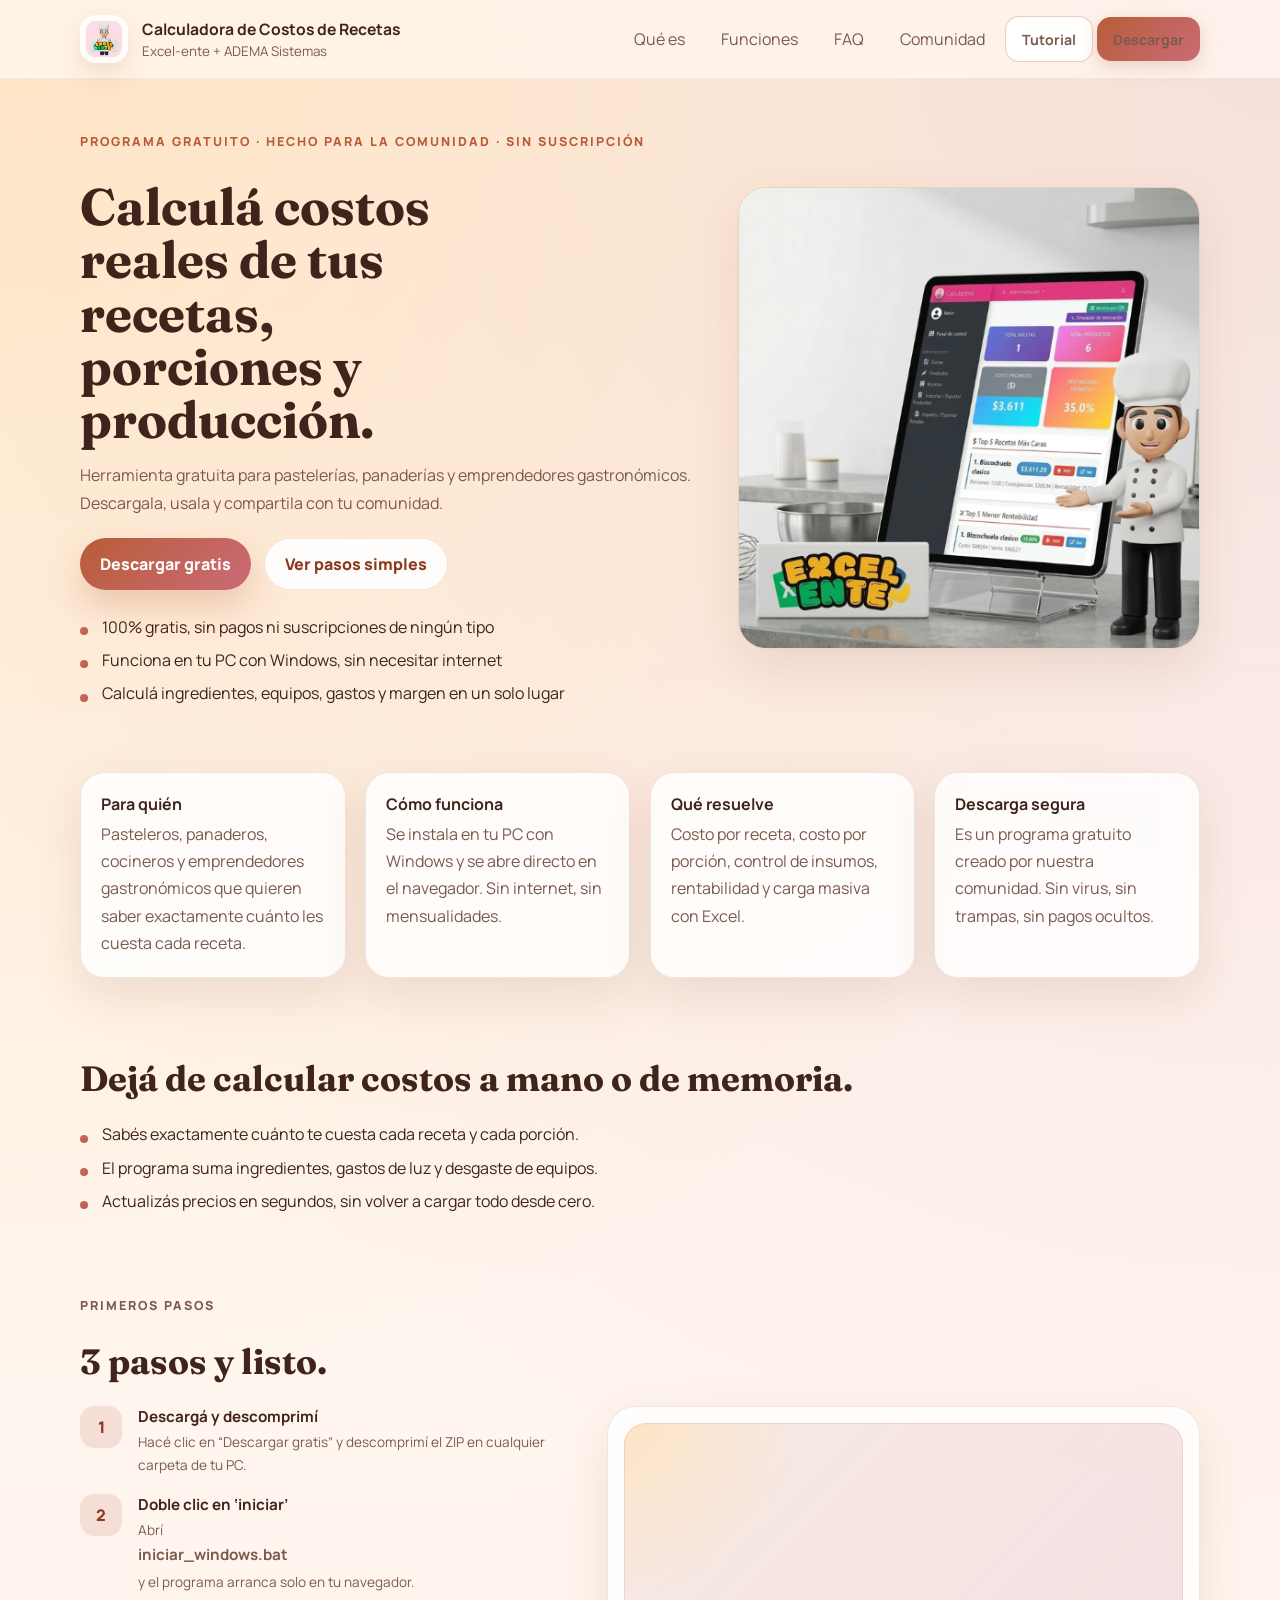
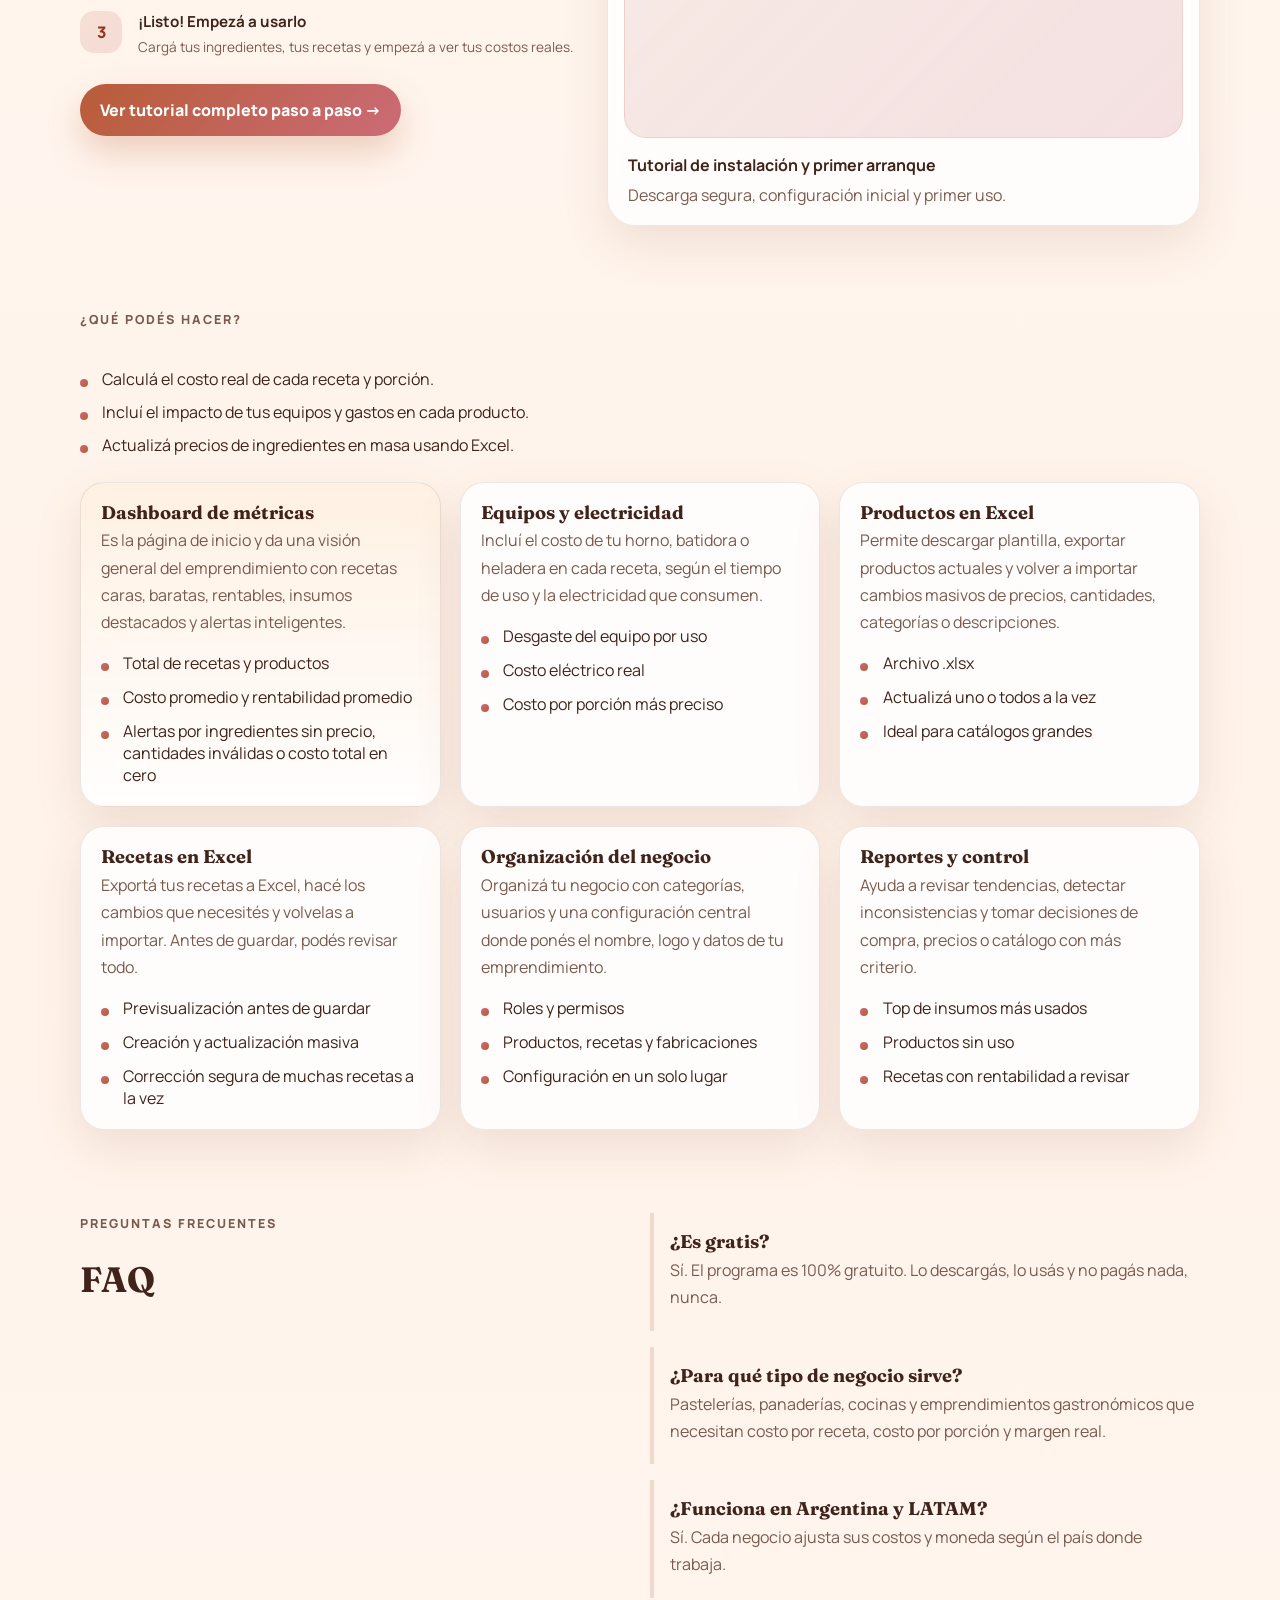
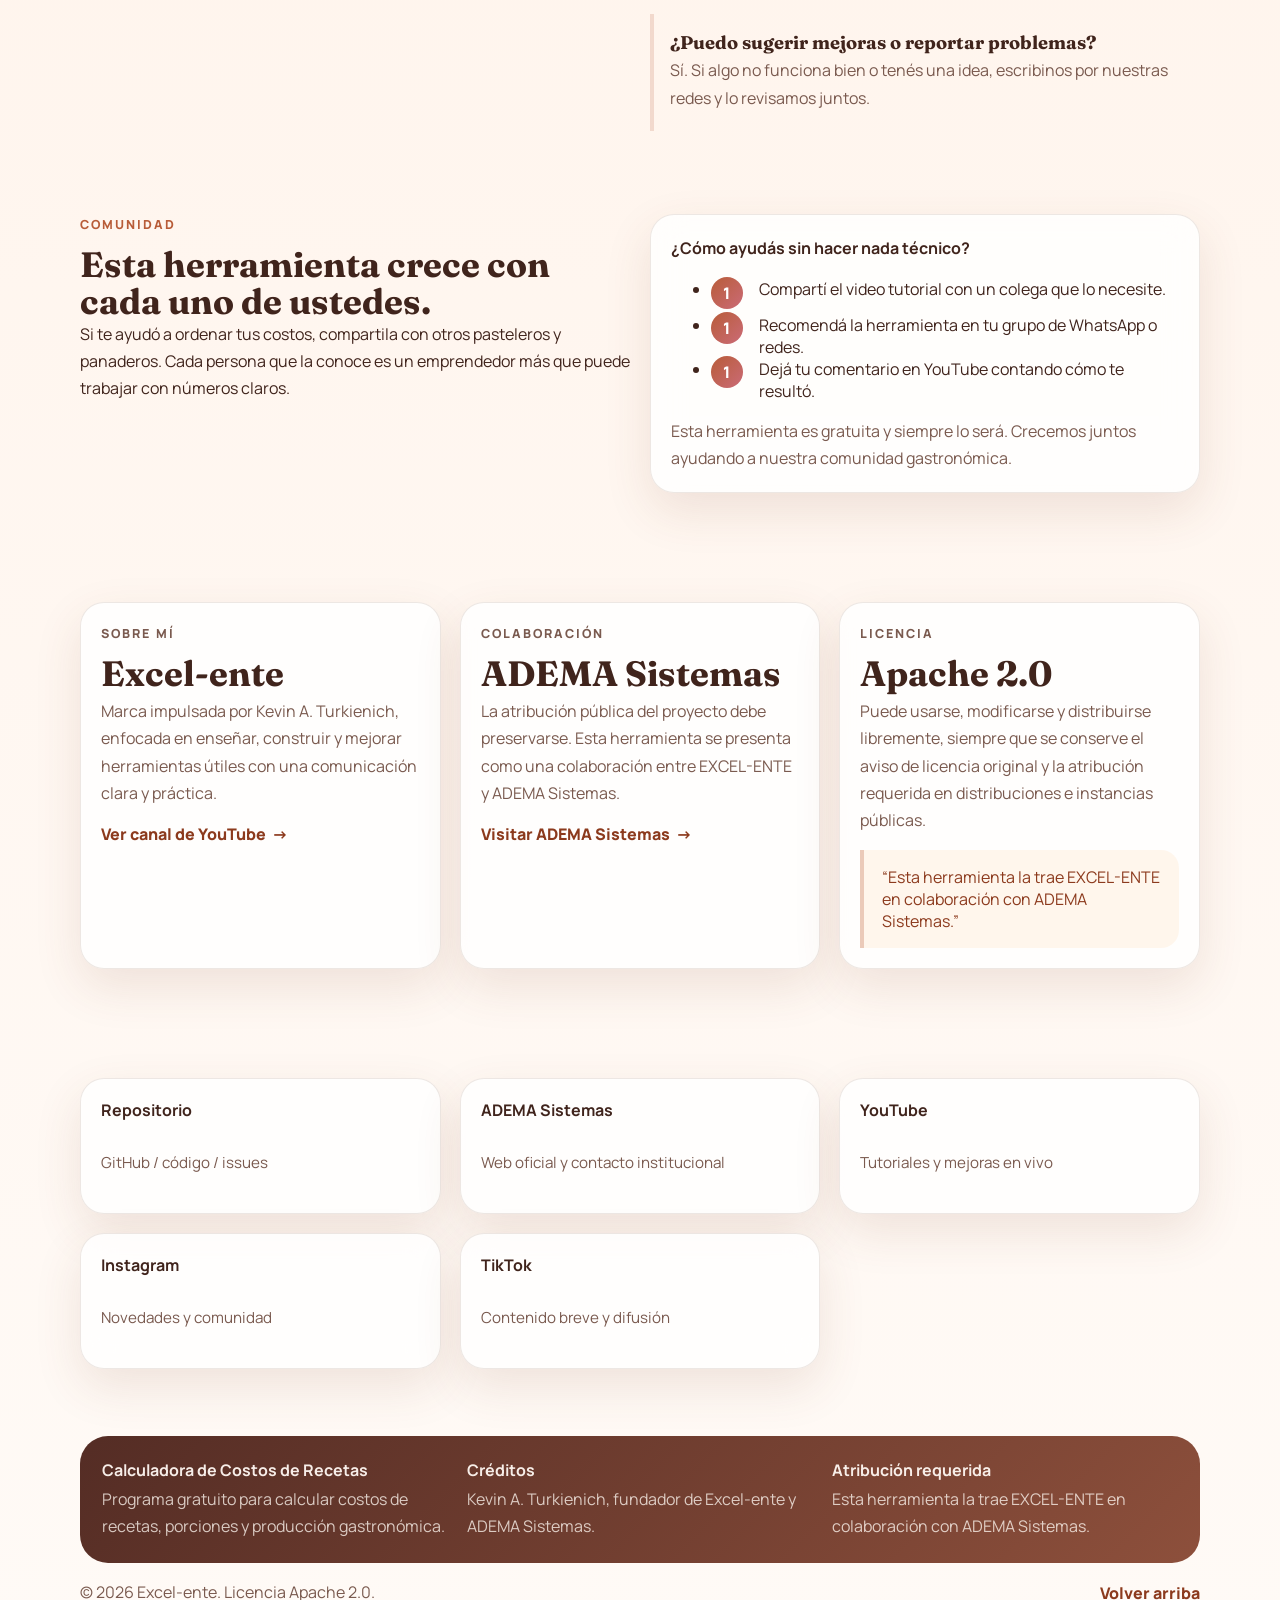
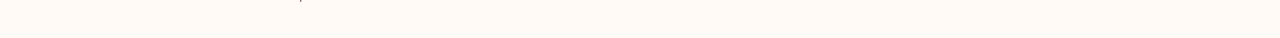
<file: index.html>
<!DOCTYPE html>
<html lang="es">
<head>
    <meta charset="UTF-8">
    <meta name="viewport" content="width=device-width, initial-scale=1.0">
    <title>Calculadora de Costos de Recetas Gratis para Pastelerias en Argentina y LATAM | Excel-ente</title>
    <meta name="description" content="Calculadora de costos de recetas gratis y open source para pastelerias, panaderias, cocina y emprendimientos gastronomicos de Argentina y LATAM. Descargala, usala en Windows, calcula costos reales, mejora margenes y contribui en GitHub.">
    <meta name="keywords" content="calculadora de costos de recetas, calculadora de costos para pastelerias, software para pastelerias, software gastronomico gratuito, software open source, software libre, receta costeo, costeo de recetas, costo por porcion, calculadora de costos de tortas, software para panaderias, control de costos gastronomicos, descargar gratis, gratis, free, open source recipe cost calculator, software para pastelerias argentina, calculadora de costos argentina, costos de recetas argentina, software gastronomico argentina, software para panaderias argentina, costeo gastronomico latam, software para pastelerias latinoamerica">
    <meta name="author" content="Excel-ente">
    <meta name="application-name" content="Calculadora de Costos de Recetas">
    <meta name="robots" content="index, follow, max-image-preview:large, max-snippet:-1, max-video-preview:-1">
    <meta name="googlebot" content="index, follow, max-image-preview:large, max-snippet:-1, max-video-preview:-1">
    <meta name="theme-color" content="#b85c38">
    <meta name="format-detection" content="telephone=no">
    <link rel="canonical" href="https://adema-websites.github.io/calculadora-de-costos-de-recetas/">
    <meta property="og:locale" content="es_AR">
    <meta property="og:type" content="website">
    <meta property="og:url" content="https://adema-websites.github.io/calculadora-de-costos-de-recetas/">
    <meta property="og:title" content="Calculadora de Costos de Recetas Gratis para Pastelerias en Argentina y LATAM">
    <meta property="og:description" content="Herramienta gratuita y de codigo abierto para calcular costos de recetas, porciones, insumos, bienes y margenes en pastelerias, panaderias y negocios gastronomicos de Argentina y LATAM.">
    <meta property="og:site_name" content="Calculadora de Costos de Recetas">
    <meta property="og:image" content="logo.png">
    <meta property="og:image:alt" content="Logo de la Calculadora de Costos de Recetas">
    <meta name="twitter:card" content="summary_large_image">
    <meta name="twitter:title" content="Calculadora de Costos de Recetas Gratis para Pastelerias en Argentina y LATAM">
    <meta name="twitter:description" content="Software gratuito para pastelerias y negocios gastronomicos de Argentina y LATAM. Descargar, usar en Windows, mejorar costos y contribuir como proyecto open source.">
    <meta name="twitter:image" content="logo.png">
    <link rel="icon" href="favicon.ico" type="image/x-icon">
    <link rel="preconnect" href="https://fonts.googleapis.com">
    <link rel="preconnect" href="https://fonts.gstatic.com" crossorigin>
    <link href="https://fonts.googleapis.com/css2?family=Fraunces:opsz,wght@9..144,600;9..144,700&family=Manrope:wght@400;500;700;800&display=swap" rel="stylesheet">
    <link rel="stylesheet" href="static/landing.css">
    <script type="application/ld+json">
        {
            "@context": "https://schema.org",
            "@graph": [
                {
                    "@type": "SoftwareApplication",
                    "name": "Calculadora de Costos de Recetas",
                    "url": "https://adema-websites.github.io/calculadora-de-costos-de-recetas/",
                    "applicationCategory": "BusinessApplication",
                    "applicationSubCategory": "Software para pastelerias y costeo de recetas en Argentina y LATAM",
                    "operatingSystem": "Windows",
                    "isAccessibleForFree": true,
                    "areaServed": [
                        "AR",
                        "UY",
                        "CL",
                        "PY",
                        "BO",
                        "MX",
                        "CO",
                        "PE"
                    ],
                    "offers": {
                        "@type": "Offer",
                        "price": "0",
                        "priceCurrency": "USD"
                    },
                    "description": "Software gratuito y open source para calcular costos de recetas, porciones, ingredientes, bienes, depreciacion, electricidad y margenes en pastelerias, panaderias y negocios gastronomicos de Argentina y LATAM.",
                    "downloadUrl": "https://github.com/Excel-ente/calculadora-de-costos-de-recetas",
                    "codeRepository": "https://github.com/Excel-ente/calculadora-de-costos-de-recetas",
                    "license": "https://www.apache.org/licenses/LICENSE-2.0",
                    "inLanguage": "es",
                    "keywords": [
                        "calculadora de costos de recetas",
                        "software para pastelerias",
                        "software gastronomico gratuito",
                        "software open source",
                        "costeo de recetas",
                        "costo por porcion",
                        "software libre para panaderias",
                        "software para pastelerias argentina",
                        "calculadora de costos argentina",
                        "software gastronomico latam"
                    ],
                    "creator": {
                        "@type": "Organization",
                        "name": "Excel-ente"
                    },
                    "publisher": {
                        "@type": "Organization",
                        "name": "Excel-ente"
                    }
                },
                {
                    "@type": "Organization",
                    "name": "Excel-ente",
                    "url": "https://adema-websites.github.io/calculadora-de-costos-de-recetas/",
                    "sameAs": [
                        "https://github.com/Excel-ente/calculadora-de-costos-de-recetas",
                        "https://www.youtube.com/@excel-ente",
                        "https://www.instagram.com/excel.entes",
                        "https://www.tiktok.com/@excel.entes"
                    ]
                },
                {
                    "@type": "FAQPage",
                    "mainEntity": [
                        {
                            "@type": "Question",
                            "name": "La calculadora de costos de recetas es gratis?",
                            "acceptedAnswer": {
                                "@type": "Answer",
                                "text": "Si. Es un software gratuito y open source que puede descargarse, usarse, estudiarse, modificarse y mejorarse bajo licencia Apache 2.0."
                            }
                        },
                        {
                            "@type": "Question",
                            "name": "Sirve para pastelerias y panaderias de Argentina y LATAM?",
                            "acceptedAnswer": {
                                "@type": "Answer",
                                "text": "Si. Fue pensado para pastelerias, panaderias, cocinas y emprendimientos gastronomicos de Argentina y LATAM que necesitan calcular costos reales por receta y por porcion."
                            }
                        },
                        {
                            "@type": "Question",
                            "name": "Se puede descargar y contribuir?",
                            "acceptedAnswer": {
                                "@type": "Answer",
                                "text": "Si. El proyecto se descarga desde GitHub y acepta issues, forks y pull requests de la comunidad."
                            }
                        },
                        {
                            "@type": "Question",
                            "name": "Sirve para calcular costos en pesos y adaptarlo a cada pais?",
                            "acceptedAnswer": {
                                "@type": "Answer",
                                "text": "Si. El proyecto puede adaptarse a distintas realidades de costos, monedas y parametros del negocio, lo que lo vuelve util para Argentina y otros mercados de LATAM."
                            }
                        }
                    ]
                }
            ]
        }
    </script>
</head>
<body>
    <div class="page-shell">
        <header class="site-header">
            <div class="container header-inner">
                <a class="brand" href="#inicio" aria-label="Ir al inicio">
                    <img src="logo.png" alt="Logo de Excel-ente" class="brand-mark">
                    <span class="brand-copy">
                        <strong>Calculadora de Costos de Recetas</strong>
                        <small>Excel-ente + ADEMA Sistemas</small>
                    </span>
                </a>

                <button class="menu-toggle" type="button" aria-expanded="false" aria-controls="site-nav">
                    <span></span>
                    <span></span>
                    <span></span>
                    <span class="sr-only">Abrir menú</span>
                </button>

                <nav id="site-nav" class="site-nav" aria-label="Principal">
                    <a href="#que-es">Qué es</a>
                    <a href="#funciones">Funciones</a>
                    <a href="#faq">FAQ</a>
                    <a href="#contribuir">Comunidad</a>
                    <a class="nav-btn nav-btn-outline" href="tutorial.html">Tutorial</a>
                    <a class="nav-btn nav-btn-fill" href="https://github.com/Excel-ente/calculadora-de-costos-de-recetas" target="_blank" rel="noreferrer">Descargar</a>
                </nav>
            </div>
        </header>

        <main>
            <section id="inicio" class="hero-section">
                <div class="container hero-grid">
                    <div class="hero-copy">
                        <p class="eyebrow">Programa gratuito · Hecho para la comunidad · Sin suscripción</p>
                        <h1>Calculá costos reales de tus recetas, porciones y producción.</h1>
                        <p class="hero-lead">
                            Herramienta gratuita para pastelerías, panaderías y emprendedores gastronómicos. Descargala, usala y compartila con tu comunidad.
                        </p>
                        <div class="hero-actions">
                            <a class="button button-primary" href="https://github.com/Excel-ente/calculadora-de-costos-de-recetas" target="_blank" rel="noreferrer">Descargar gratis</a>
                            <a class="button button-secondary" href="#como-empezar">Ver pasos simples</a>
                        </div>
                        <ul class="hero-points" aria-label="Beneficios principales">
                            <li>100% gratis, sin pagos ni suscripciones de ningún tipo</li>
                            <li>Funciona en tu PC con Windows, sin necesitar internet</li>
                            <li>Calculá ingredientes, equipos, gastos y margen en un solo lugar</li>
                        </ul>
                    </div>

                    <div class="hero-card-stack" aria-label="Vista del sistema">
                        <img src="hero.png" alt="Captura de pantalla de la Calculadora de Costos de Recetas" class="hero-screenshot">
                    </div>
                </div>
            </section>

            <section class="trust-section">
                <div class="container trust-grid">
                    <article>
                        <strong>Para quién</strong>
                        <p>Pasteleros, panaderos, cocineros y emprendedores gastronómicos que quieren saber exactamente cuánto les cuesta cada receta.</p>
                    </article>
                    <article>
                        <strong>Cómo funciona</strong>
                        <p>Se instala en tu PC con Windows y se abre directo en el navegador. Sin internet, sin mensualidades.</p>
                    </article>
                    <article>
                        <strong>Qué resuelve</strong>
                        <p>Costo por receta, costo por porción, control de insumos, rentabilidad y carga masiva con Excel.</p>
                    </article>
                    <article>
                        <strong>Descarga segura</strong>
                        <p>Es un programa gratuito creado por nuestra comunidad. Sin virus, sin trampas, sin pagos ocultos.</p>
                    </article>
                </div>
            </section>

            <section id="que-es" class="content-section story-section">
                <div class="container section-heading">
                    <h2>Dejá de calcular costos a mano o de memoria.</h2>
                    <ul class="hero-points" aria-label="Qué hace el programa">
                        <li>Sabés exactamente cuánto te cuesta cada receta y cada porción.</li>
                        <li>El programa suma ingredientes, gastos de luz y desgaste de equipos.</li>
                        <li>Actualizás precios en segundos, sin volver a cargar todo desde cero.</li>
                    </ul>
                </div>
            </section>

            <section id="como-empezar" class="content-section setup-section">
                <div class="container">
                    <div class="section-heading">
                        <p class="eyebrow">Primeros pasos</p>
                        <h2>3 pasos y listo.</h2>
                    </div>

                    <div class="setup-duo">
                        <div class="steps-list">
                            <div class="step-item">
                                <span class="step">1</span>
                                <div>
                                    <strong>Descargá y descomprimí</strong>
                                    <p>Hacé clic en “Descargar gratis” y descomprimí el ZIP en cualquier carpeta de tu PC.</p>
                                </div>
                            </div>
                            <div class="step-item">
                                <span class="step">2</span>
                                <div>
                                    <strong>Doble clic en ‘iniciar’</strong>
                                    <p>Abrí <strong>iniciar_windows.bat</strong> y el programa arranca solo en tu navegador.</p>
                                </div>
                            </div>
                            <div class="step-item">
                                <span class="step">3</span>
                                <div>
                                    <strong>¡Listo! Empezá a usarlo</strong>
                                    <p>Cargá tus ingredientes, tus recetas y empezá a ver tus costos reales.</p>
                                </div>
                            </div>
                            <a class="button button-primary setup-cta" href="tutorial.html">Ver tutorial completo paso a paso →</a>
                        </div>

                        <div class="video-card">
                            <div class="video-frame-wrapper">
                                <iframe
                                    class="video-frame"
                                    src="https://www.youtube.com/embed/VIDEO_ID_AQUI"
                                    title="Tutorial de descarga y uso"
                                    loading="lazy"
                                    referrerpolicy="strict-origin-when-cross-origin"
                                    allow="accelerometer; autoplay; clipboard-write; encrypted-media; gyroscope; picture-in-picture; web-share"
                                    allowfullscreen>
                                </iframe>
                            </div>
                            <div class="video-meta">
                                <strong>Tutorial de instalación y primer arranque</strong>
                                <p>Descarga segura, configuración inicial y primer uso.</p>
                            </div>
                        </div>
                    </div>
                </div>
            </section>

            <section id="funciones" class="content-section features-section">
                <div class="container">
                    <div class="section-heading">
                        <p class="eyebrow">¿Qué podés hacer?</p>
                        <ul class="hero-points" aria-label="Funciones principales">
                            <li>Calculá el costo real de cada receta y porción.</li>
                            <li>Incluí el impacto de tus equipos y gastos en cada producto.</li>
                            <li>Actualizá precios de ingredientes en masa usando Excel.</li>
                        </ul>
                    </div>

                    <div class="feature-grid">
                        <article class="feature-card feature-card-accent">
                            <h3>Dashboard de métricas</h3>
                            <p>Es la página de inicio y da una visión general del emprendimiento con recetas caras, baratas, rentables, insumos destacados y alertas inteligentes.</p>
                            <ul>
                                <li>Total de recetas y productos</li>
                                <li>Costo promedio y rentabilidad promedio</li>
                                <li>Alertas por ingredientes sin precio, cantidades inválidas o costo total en cero</li>
                            </ul>
                        </article>

                        <article class="feature-card">
                            <h3>Equipos y electricidad</h3>
                            <p>Incluí el costo de tu horno, batidora o heladera en cada receta, según el tiempo de uso y la electricidad que consumen.</p>
                            <ul>
                                <li>Desgaste del equipo por uso</li>
                                <li>Costo eléctrico real</li>
                                <li>Costo por porción más preciso</li>
                            </ul>
                        </article>

                        <article class="feature-card">
                            <h3>Productos en Excel</h3>
                            <p>Permite descargar plantilla, exportar productos actuales y volver a importar cambios masivos de precios, cantidades, categorías o descripciones.</p>
                            <ul>
                                <li>Archivo .xlsx</li>
                                <li>Actualizá uno o todos a la vez</li>
                                <li>Ideal para catálogos grandes</li>
                            </ul>
                        </article>

                        <article class="feature-card">
                            <h3>Recetas en Excel</h3>
                            <p>Exportá tus recetas a Excel, hacé los cambios que necesités y volvelas a importar. Antes de guardar, podés revisar todo.</p>
                            <ul>
                                <li>Previsualización antes de guardar</li>
                                <li>Creación y actualización masiva</li>
                                <li>Corrección segura de muchas recetas a la vez</li>
                            </ul>
                        </article>

                        <article class="feature-card">
                            <h3>Organización del negocio</h3>
                            <p>Organizá tu negocio con categorías, usuarios y una configuración central donde ponés el nombre, logo y datos de tu emprendimiento.</p>
                            <ul>
                                <li>Roles y permisos</li>
                                <li>Productos, recetas y fabricaciones</li>
                                <li>Configuración en un solo lugar</li>
                            </ul>
                        </article>

                        <article class="feature-card">
                            <h3>Reportes y control</h3>
                            <p>Ayuda a revisar tendencias, detectar inconsistencias y tomar decisiones de compra, precios o catálogo con más criterio.</p>
                            <ul>
                                <li>Top de insumos más usados</li>
                                <li>Productos sin uso</li>
                                <li>Recetas con rentabilidad a revisar</li>
                            </ul>
                        </article>
                    </div>
                </div>
            </section>

            <section id="faq" class="content-section audience-section">
                <div class="container audience-grid">
                    <div class="section-heading section-heading-left">
                        <p class="eyebrow">Preguntas frecuentes</p>
                        <h2>FAQ</h2>
                    </div>
                    <div class="benefit-list">
                        <article>
                            <h3>¿Es gratis?</h3>
                            <p>Sí. El programa es 100% gratuito. Lo descargás, lo usás y no pagás nada, nunca.</p>
                        </article>
                        <article>
                            <h3>¿Para qué tipo de negocio sirve?</h3>
                            <p>Pastelerías, panaderías, cocinas y emprendimientos gastronómicos que necesitan costo por receta, costo por porción y margen real.</p>
                        </article>
                        <article>
                            <h3>¿Funciona en Argentina y LATAM?</h3>
                            <p>Sí. Cada negocio ajusta sus costos y moneda según el país donde trabaja.</p>
                        </article>
                        <article>
                            <h3>¿Puedo sugerir mejoras o reportar problemas?</h3>
                            <p>Sí. Si algo no funciona bien o tenés una idea, escribinos por nuestras redes y lo revisamos juntos.</p>
                        </article>
                    </div>
                </div>
            </section>

            <section id="contribuir" class="content-section contribute-section">
                <div class="container contribute-grid">
                    <div>
                        <p class="eyebrow">Comunidad</p>
                        <h2>Esta herramienta crece con cada uno de ustedes.</h2>
                        <p>
                            Si te ayudó a ordenar tus costos, compartila con otros pasteleros y panaderos. Cada persona que la conoce es un emprendedor más que puede trabajar con números claros.
                        </p>
                    </div>

                    <div class="contribute-card">
                        <p><strong>¿Cómo ayudás sin hacer nada técnico?</strong></p>
                        <ul>
                            <li>Compartí el video tutorial con un colega que lo necesite.</li>
                            <li>Recomendá la herramienta en tu grupo de WhatsApp o redes.</li>
                            <li>Dejá tu comentario en YouTube contando cómo te resultó.</li>
                        </ul>
                        <p class="muted">
                            Esta herramienta es gratuita y siempre lo será. Crecemos juntos ayudando a nuestra comunidad gastronómica.
                        </p>
                    </div>
                </div>
            </section>

            <section id="creditos" class="content-section credits-section">
                <div class="container credits-grid">
                    <article class="profile-card">
                        <p class="eyebrow">Sobre mí</p>
                        <h2>Excel-ente</h2>
                        <p>
                            Marca impulsada por Kevin A. Turkienich, enfocada en enseñar, construir y mejorar herramientas útiles con una comunicación clara y práctica.
                        </p>
                        <a class="text-link" href="https://www.youtube.com/@excel-ente" target="_blank" rel="noreferrer">Ver canal de YouTube</a>
                    </article>

                    <article class="profile-card">
                        <p class="eyebrow">Colaboración</p>
                        <h2>ADEMA Sistemas</h2>
                        <p>
                            La atribución pública del proyecto debe preservarse. Esta herramienta se presenta como una colaboración entre EXCEL-ENTE y ADEMA Sistemas.
                        </p>
                        <a class="text-link" href="https://ademasistemas.com" target="_blank" rel="noreferrer">Visitar ADEMA Sistemas</a>
                    </article>

                    <article class="profile-card license-card">
                        <p class="eyebrow">Licencia</p>
                        <h2>Apache 2.0</h2>
                        <p>
                            Puede usarse, modificarse y distribuirse libremente, siempre que se conserve el aviso de licencia original y la atribución requerida en distribuciones e instancias públicas.
                        </p>
                        <blockquote>
                            “Esta herramienta la trae EXCEL-ENTE en colaboración con ADEMA Sistemas.”
                        </blockquote>
                    </article>
                </div>
            </section>

            <section class="content-section links-section">
                <div class="container links-grid">
                    <a class="link-card" href="https://github.com/Excel-ente/calculadora-de-costos-de-recetas" target="_blank" rel="noreferrer">
                        <strong>Repositorio</strong>
                        <span>GitHub / código / issues</span>
                    </a>
                    <a class="link-card" href="https://ademasistemas.com" target="_blank" rel="noreferrer">
                        <strong>ADEMA Sistemas</strong>
                        <span>Web oficial y contacto institucional</span>
                    </a>
                    <a class="link-card" href="https://www.youtube.com/@excel-ente" target="_blank" rel="noreferrer">
                        <strong>YouTube</strong>
                        <span>Tutoriales y mejoras en vivo</span>
                    </a>
                    <a class="link-card" href="https://www.instagram.com/excel.entes" target="_blank" rel="noreferrer">
                        <strong>Instagram</strong>
                        <span>Novedades y comunidad</span>
                    </a>
                    <a class="link-card" href="https://www.tiktok.com/@excel.entes" target="_blank" rel="noreferrer">
                        <strong>TikTok</strong>
                        <span>Contenido breve y difusión</span>
                    </a>
                </div>
            </section>
        </main>

        <footer class="site-footer">
            <div class="container footer-grid">
                <div>
                    <strong>Calculadora de Costos de Recetas</strong>
                    <p>Programa gratuito para calcular costos de recetas, porciones y producción gastronómica.</p>
                </div>
                <div>
                    <strong>Créditos</strong>
                    <p>Kevin A. Turkienich, fundador de Excel-ente y ADEMA Sistemas.</p>
                </div>
                <div>
                    <strong>Atribución requerida</strong>
                    <p>Esta herramienta la trae EXCEL-ENTE en colaboración con ADEMA Sistemas.</p>
                </div>
            </div>
            <div class="container footer-bottom">
                <p>© <span id="current-year"></span> Excel-ente. Licencia Apache 2.0.</p>
                <a href="#inicio">Volver arriba</a>
            </div>
        </footer>
    </div>

    <script src="static/landing.js"></script>
</body>
</html>
</file>
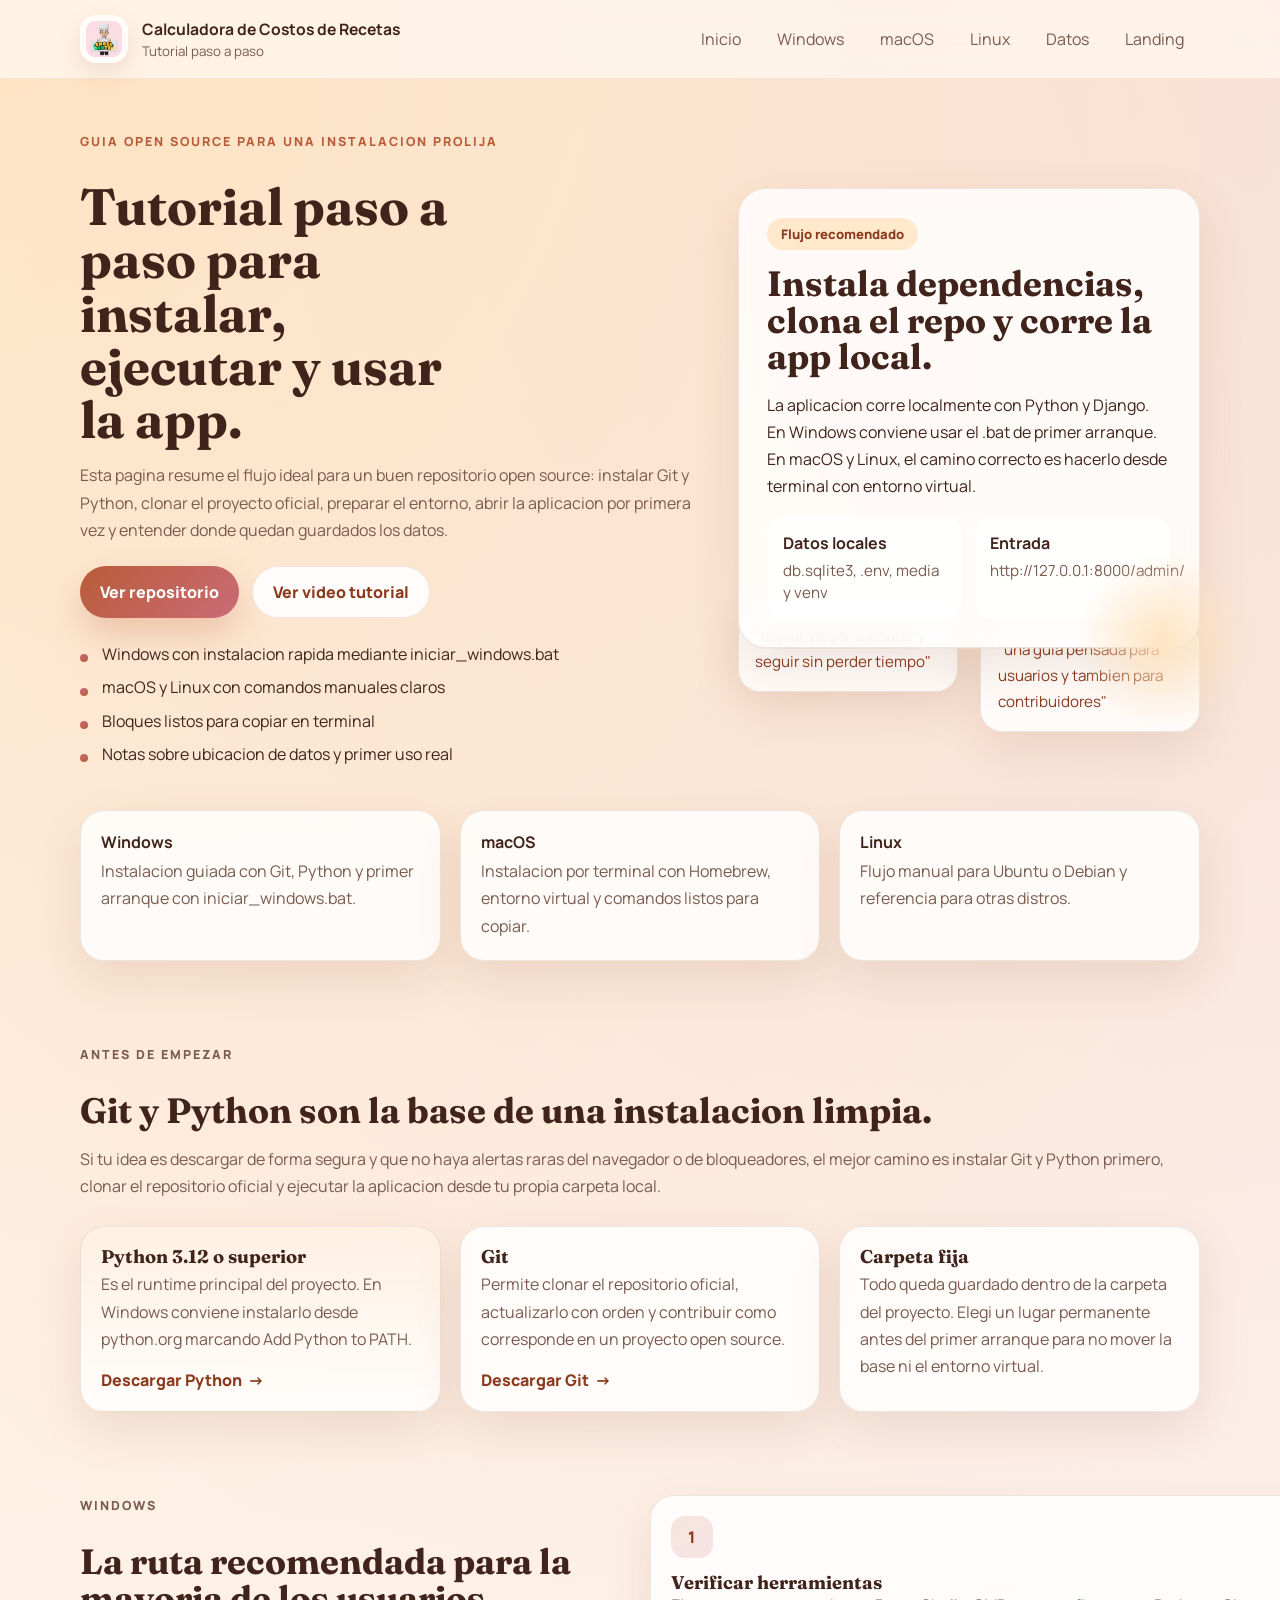
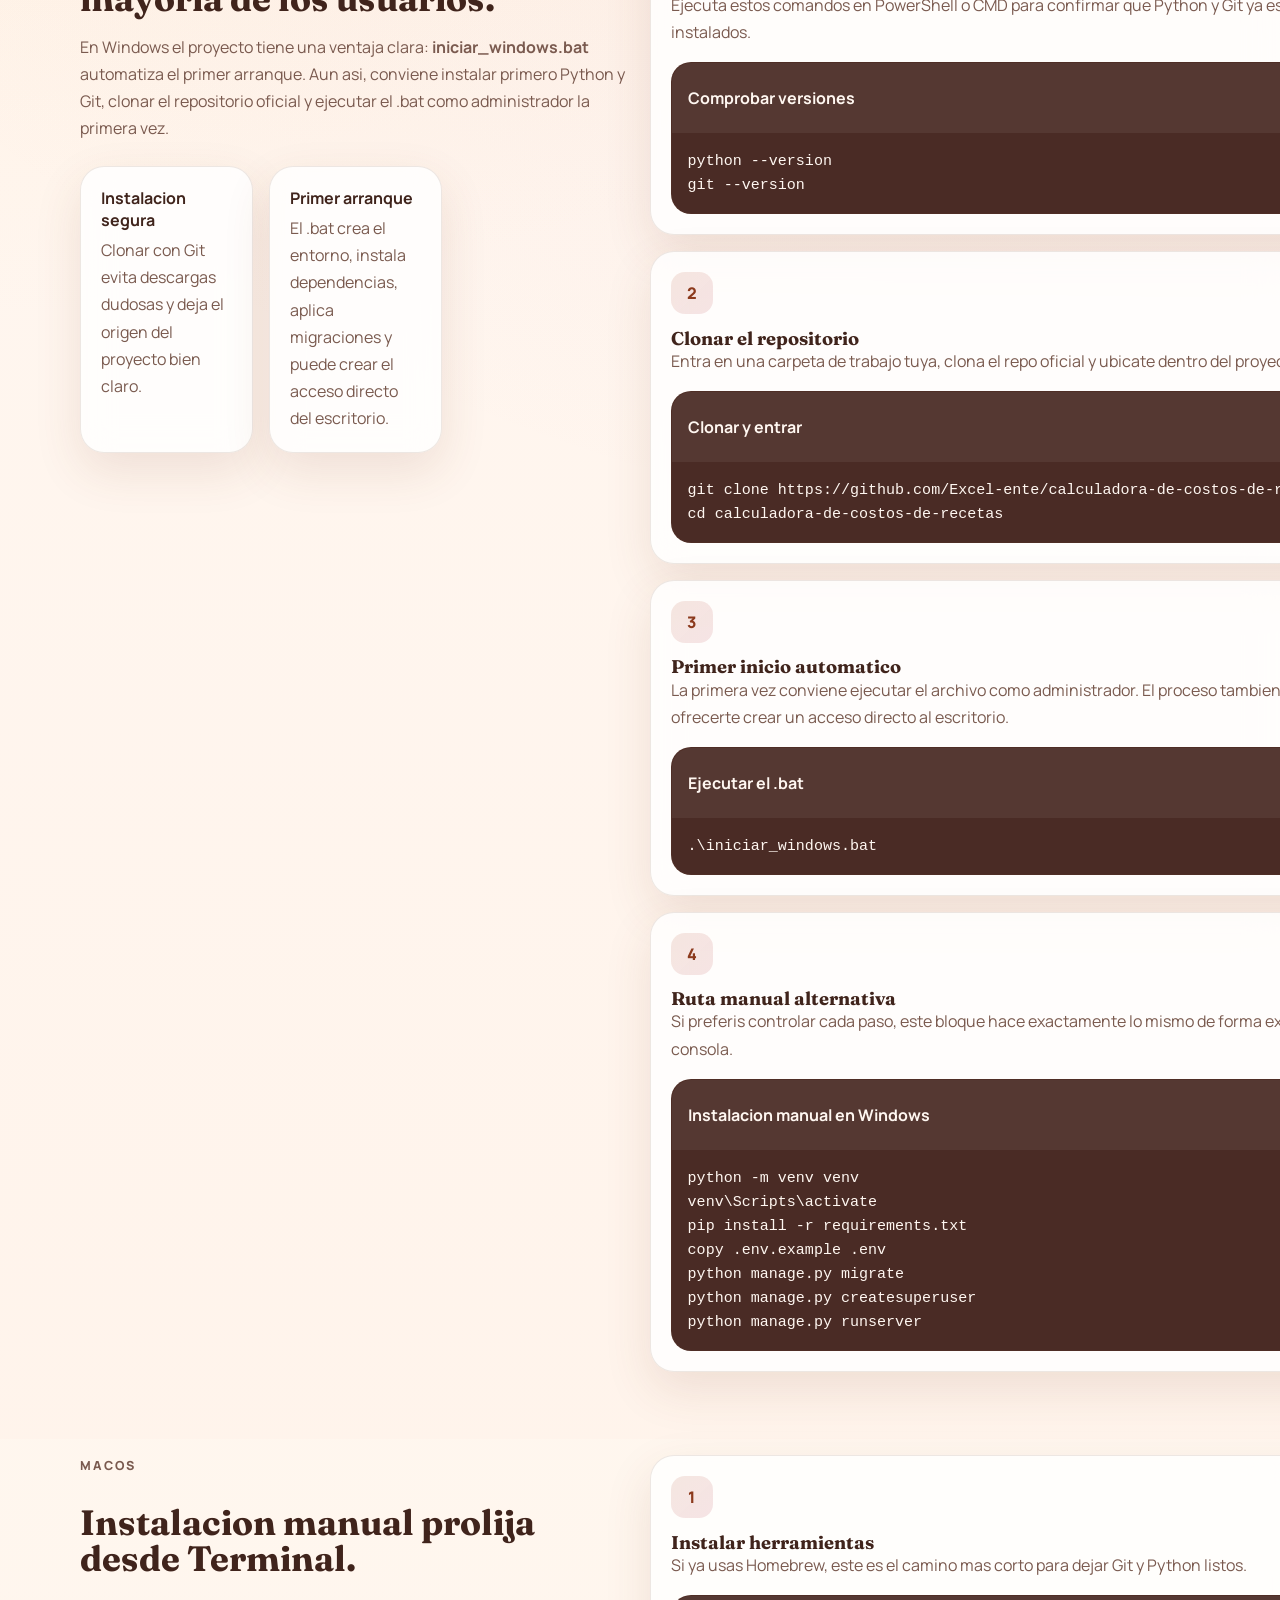
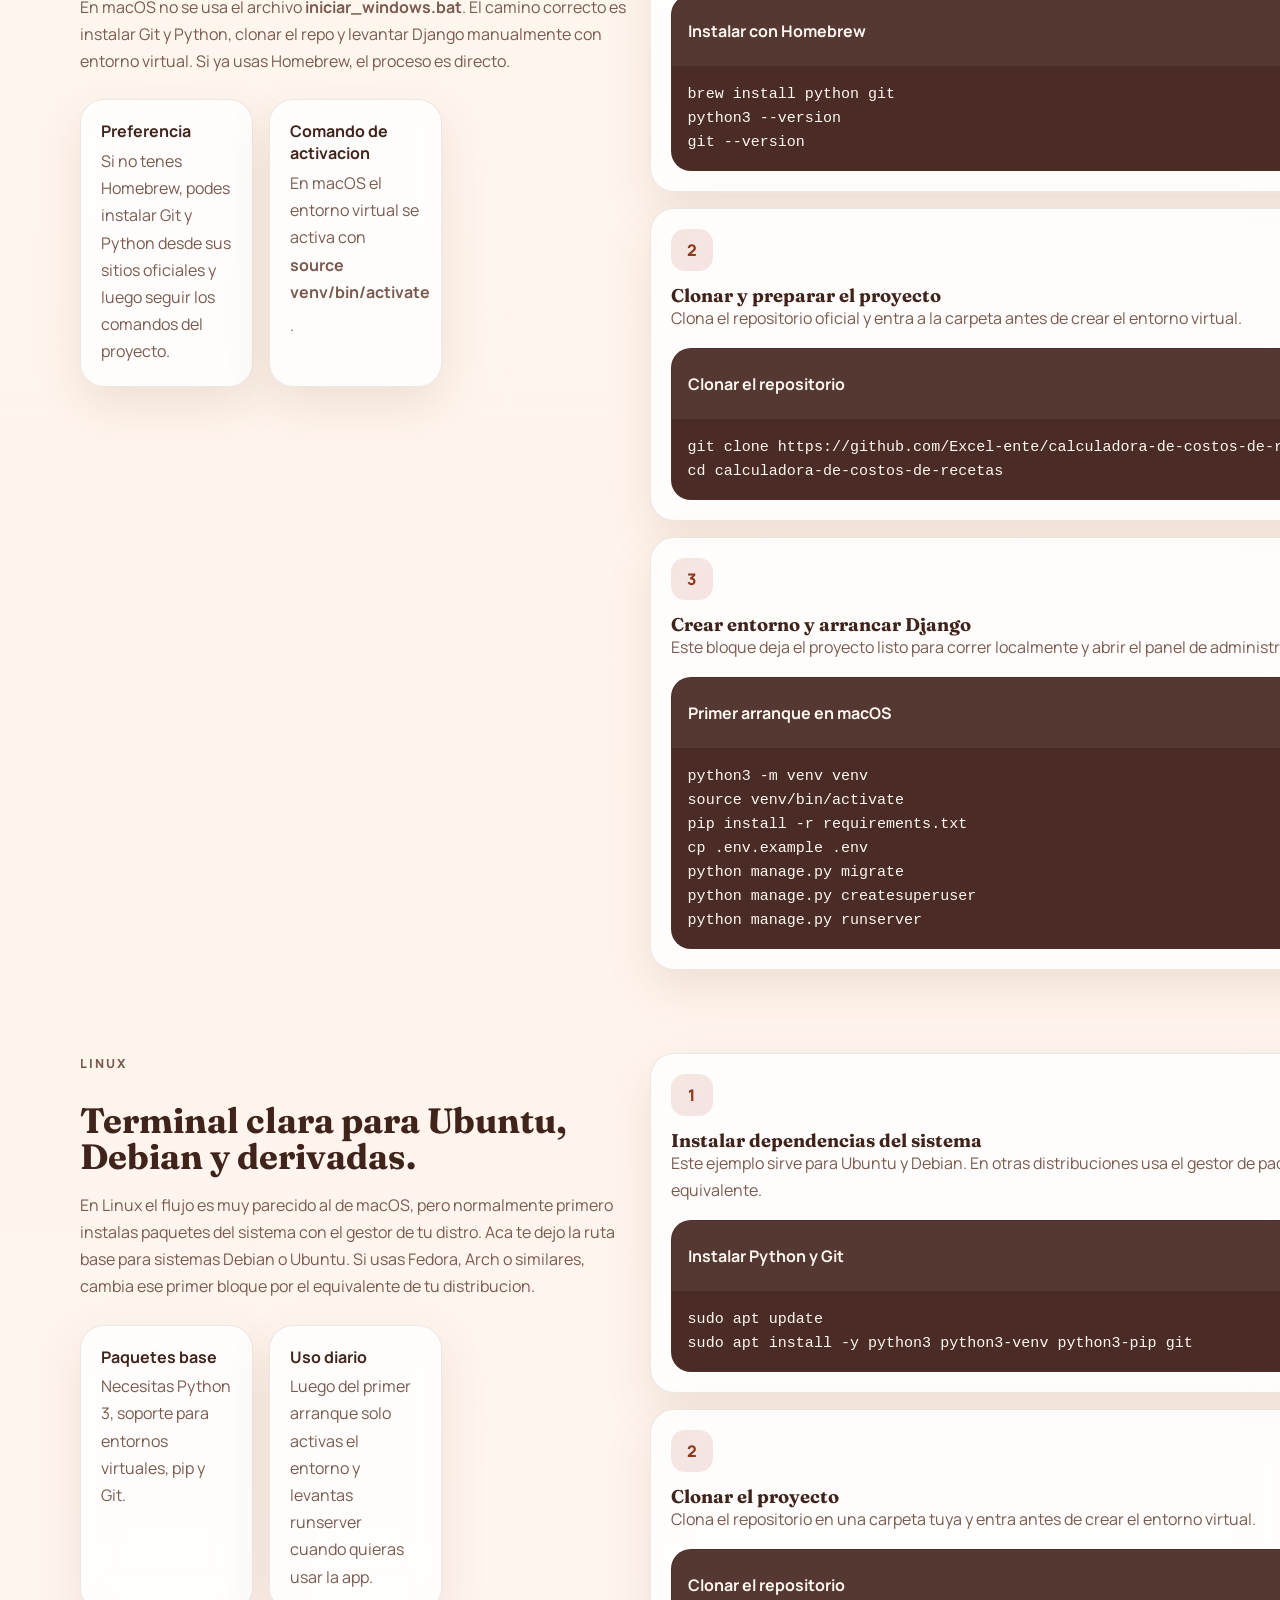
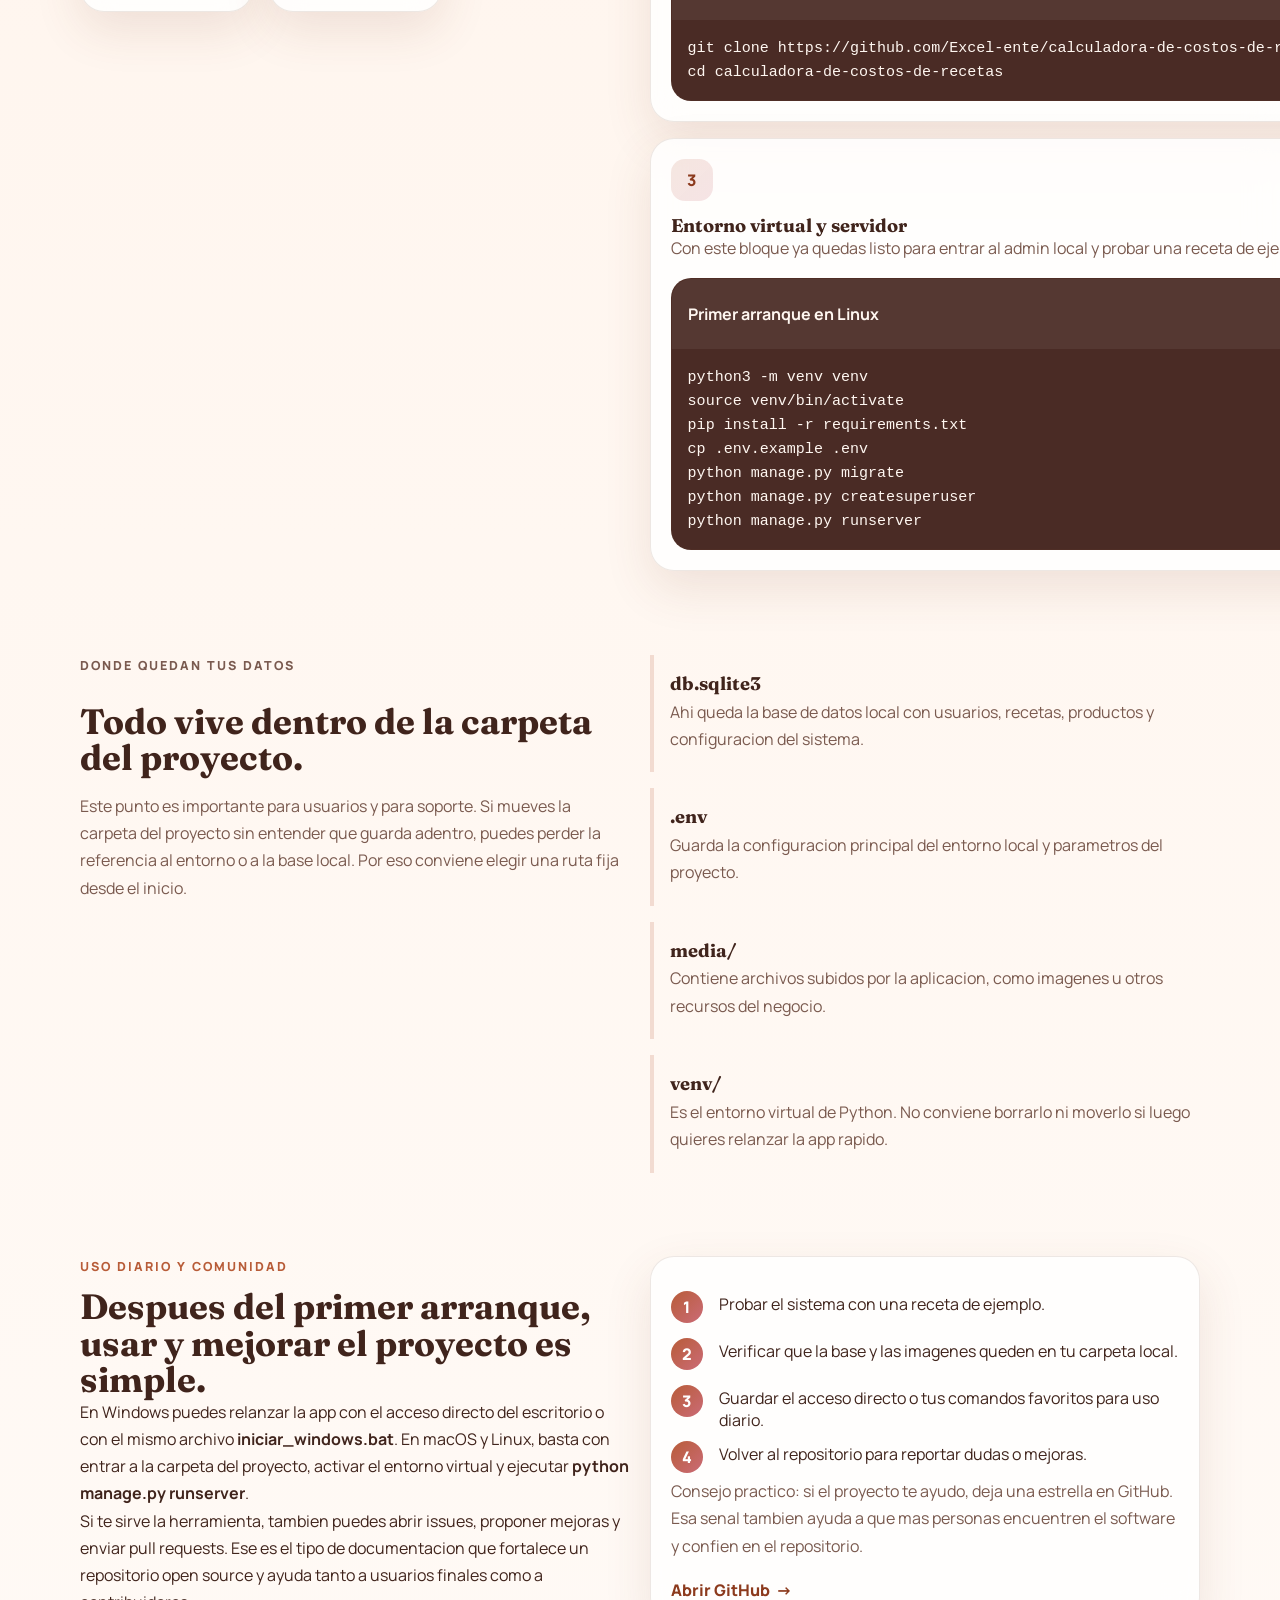
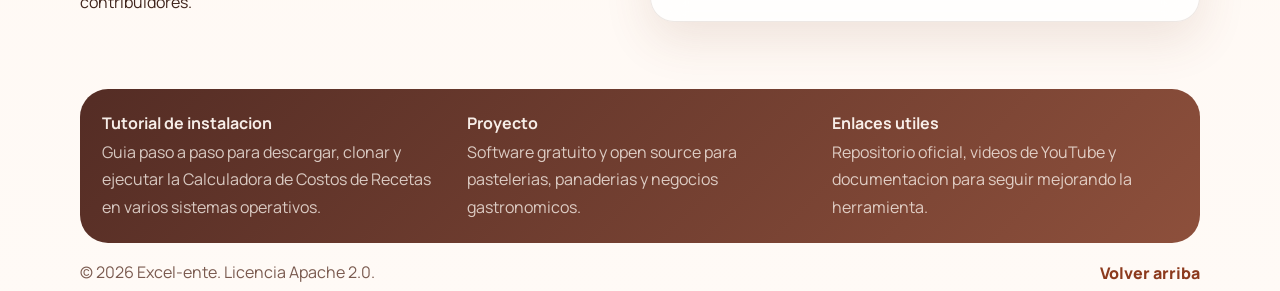
<file: tutorial.html>
<!DOCTYPE html>
<html lang="es">
<head>
    <meta charset="UTF-8">
    <meta name="viewport" content="width=device-width, initial-scale=1.0">
    <title>Tutorial Paso a Paso para Instalar la Calculadora de Costos de Recetas</title>
    <meta name="description" content="Tutorial paso a paso para instalar y usar la Calculadora de Costos de Recetas en Windows, macOS y Linux. Incluye Git, Python, clonacion, configuracion inicial y comandos para copiar rapido.">
    <meta name="robots" content="index, follow, max-image-preview:large, max-snippet:-1, max-video-preview:-1">
    <link rel="canonical" href="https://adema-websites.github.io/calculadora-de-costos-de-recetas/tutorial.html">
    <meta property="og:type" content="article">
    <meta property="og:locale" content="es_AR">
    <meta property="og:url" content="https://adema-websites.github.io/calculadora-de-costos-de-recetas/tutorial.html">
    <meta property="og:title" content="Tutorial Paso a Paso para Instalar la Calculadora de Costos de Recetas">
    <meta property="og:description" content="Guia completa para instalar Git y Python, clonar el repositorio y ejecutar la app en Windows, macOS y Linux.">
    <meta property="og:image" content="logo.png">
    <meta name="twitter:card" content="summary_large_image">
    <meta name="twitter:title" content="Tutorial Paso a Paso para Instalar la Calculadora de Costos de Recetas">
    <meta name="twitter:description" content="Windows, macOS y Linux. Comandos listos para copiar, primer arranque y ubicacion de datos.">
    <link rel="icon" href="favicon.ico" type="image/x-icon">
    <link rel="preconnect" href="https://fonts.googleapis.com">
    <link rel="preconnect" href="https://fonts.gstatic.com" crossorigin>
    <link href="https://fonts.googleapis.com/css2?family=Fraunces:opsz,wght@9..144,600;9..144,700&family=Manrope:wght@400;500;700;800&display=swap" rel="stylesheet">
    <link rel="stylesheet" href="static/landing.css">
    <link rel="stylesheet" href="static/tutorial.css">
    <script type="application/ld+json">
        {
            "@context": "https://schema.org",
            "@type": "HowTo",
            "name": "Como instalar la Calculadora de Costos de Recetas",
            "description": "Tutorial paso a paso para instalar Git y Python, clonar el repositorio y ejecutar la aplicacion en Windows, macOS y Linux.",
            "url": "https://adema-websites.github.io/calculadora-de-costos-de-recetas/tutorial.html",
            "totalTime": "PT20M",
            "tool": ["Git", "Python 3.12 o superior", "Terminal o consola"],
            "step": [
                {
                    "@type": "HowToStep",
                    "name": "Instalar Git y Python",
                    "text": "Instala Git y Python 3.12 o superior segun tu sistema operativo."
                },
                {
                    "@type": "HowToStep",
                    "name": "Clonar el repositorio",
                    "text": "Clona el repositorio oficial desde GitHub y entra en la carpeta del proyecto."
                },
                {
                    "@type": "HowToStep",
                    "name": "Preparar el entorno",
                    "text": "Crea y activa el entorno virtual, instala dependencias y genera el archivo .env."
                },
                {
                    "@type": "HowToStep",
                    "name": "Migrar y crear usuario",
                    "text": "Aplica migraciones, crea el superusuario y ejecuta el servidor local."
                }
            ]
        }
    </script>
</head>
<body>
    <div class="page-shell tutorial-shell">
        <header class="site-header">
            <div class="container header-inner">
                <a class="brand" href="index.html#inicio" aria-label="Volver al inicio del sitio">
                    <img src="logo.png" alt="Logo de Excel-ente" class="brand-mark">
                    <span class="brand-copy">
                        <strong>Calculadora de Costos de Recetas</strong>
                        <small>Tutorial paso a paso</small>
                    </span>
                </a>

                <button class="menu-toggle" type="button" aria-expanded="false" aria-controls="site-nav">
                    <span></span>
                    <span></span>
                    <span></span>
                    <span class="sr-only">Abrir menu</span>
                </button>

                <nav id="site-nav" class="site-nav" aria-label="Principal">
                    <a href="#inicio">Inicio</a>
                    <a href="#windows">Windows</a>
                    <a href="#macos">macOS</a>
                    <a href="#linux">Linux</a>
                    <a href="#datos">Datos</a>
                    <a href="index.html">Landing</a>
                </nav>
            </div>
        </header>

        <main>
            <section id="inicio" class="hero-section tutorial-hero">
                <div class="container hero-grid tutorial-hero-grid">
                    <div class="hero-copy">
                        <p class="eyebrow">Guia open source para una instalacion prolija</p>
                        <h1>Tutorial paso a paso para instalar, ejecutar y usar la app.</h1>
                        <p class="hero-lead">
                            Esta pagina resume el flujo ideal para un buen repositorio open source: instalar Git y Python, clonar el proyecto oficial, preparar el entorno, abrir la aplicacion por primera vez y entender donde quedan guardados los datos.
                        </p>
                        <div class="hero-actions">
                            <a class="button button-primary" href="https://github.com/Excel-ente/calculadora-de-costos-de-recetas" target="_blank" rel="noreferrer">Ver repositorio</a>
                            <a class="button button-secondary" href="https://www.youtube.com/@excel-ente" target="_blank" rel="noreferrer">Ver video tutorial</a>
                        </div>
                        <ul class="hero-points" aria-label="Resumen del tutorial">
                            <li>Windows con instalacion rapida mediante iniciar_windows.bat</li>
                            <li>macOS y Linux con comandos manuales claros</li>
                            <li>Bloques listos para copiar en terminal</li>
                            <li>Notas sobre ubicacion de datos y primer uso real</li>
                        </ul>
                    </div>

                    <div class="tutorial-panel-stack">
                        <article class="glass-card spotlight-card">
                            <span class="chip chip-sugar">Flujo recomendado</span>
                            <h2>Instala dependencias, clona el repo y corre la app local.</h2>
                            <p>
                                La aplicacion corre localmente con Python y Django. En Windows conviene usar el .bat de primer arranque. En macOS y Linux, el camino correcto es hacerlo desde terminal con entorno virtual.
                            </p>
                            <div class="metric-ribbon">
                                <div>
                                    <strong>Datos locales</strong>
                                    <span>db.sqlite3, .env, media y venv</span>
                                </div>
                                <div>
                                    <strong>Entrada</strong>
                                    <span>http://127.0.0.1:8000/admin/</span>
                                </div>
                            </div>
                        </article>

                        <article class="glass-card mini-card mini-card-left">
                            <p>"copiar, pegar, ejecutar y seguir sin perder tiempo"</p>
                        </article>

                        <article class="glass-card mini-card mini-card-right">
                            <p>"una guia pensada para usuarios y tambien para contribuidores"</p>
                        </article>
                    </div>
                </div>
            </section>

            <section class="trust-section tutorial-anchor-section">
                <div class="container trust-grid tutorial-anchor-grid">
                    <a class="trust-link" href="#windows">
                        <strong>Windows</strong>
                        <p>Instalacion guiada con Git, Python y primer arranque con iniciar_windows.bat.</p>
                    </a>
                    <a class="trust-link" href="#macos">
                        <strong>macOS</strong>
                        <p>Instalacion por terminal con Homebrew, entorno virtual y comandos listos para copiar.</p>
                    </a>
                    <a class="trust-link" href="#linux">
                        <strong>Linux</strong>
                        <p>Flujo manual para Ubuntu o Debian y referencia para otras distros.</p>
                    </a>
                </div>
            </section>

            <section class="content-section setup-section">
                <div class="container">
                    <div class="section-heading">
                        <p class="eyebrow">Antes de empezar</p>
                        <h2>Git y Python son la base de una instalacion limpia.</h2>
                        <p>
                            Si tu idea es descargar de forma segura y que no haya alertas raras del navegador o de bloqueadores, el mejor camino es instalar Git y Python primero, clonar el repositorio oficial y ejecutar la aplicacion desde tu propia carpeta local.
                        </p>
                    </div>

                    <div class="feature-grid tutorial-prereq-grid">
                        <article class="feature-card feature-card-accent">
                            <h3>Python 3.12 o superior</h3>
                            <p>Es el runtime principal del proyecto. En Windows conviene instalarlo desde python.org marcando Add Python to PATH.</p>
                            <a class="text-link" href="https://www.python.org/downloads/" target="_blank" rel="noreferrer">Descargar Python</a>
                        </article>
                        <article class="feature-card">
                            <h3>Git</h3>
                            <p>Permite clonar el repositorio oficial, actualizarlo con orden y contribuir como corresponde en un proyecto open source.</p>
                            <a class="text-link" href="https://git-scm.com/downloads" target="_blank" rel="noreferrer">Descargar Git</a>
                        </article>
                        <article class="feature-card">
                            <h3>Carpeta fija</h3>
                            <p>Todo queda guardado dentro de la carpeta del proyecto. Elegi un lugar permanente antes del primer arranque para no mover la base ni el entorno virtual.</p>
                        </article>
                    </div>
                </div>
            </section>

            <section id="windows" class="content-section tutorial-system-section">
                <div class="container tutorial-system-grid">
                    <div class="section-heading section-heading-left">
                        <p class="eyebrow">Windows</p>
                        <h2>La ruta recomendada para la mayoria de los usuarios.</h2>
                        <p>
                            En Windows el proyecto tiene una ventaja clara: <strong>iniciar_windows.bat</strong> automatiza el primer arranque. Aun asi, conviene instalar primero Python y Git, clonar el repositorio oficial y ejecutar el .bat como administrador la primera vez.
                        </p>
                        <div class="callout-panel tutorial-callout-panel">
                            <div>
                                <strong>Instalacion segura</strong>
                                <p>Clonar con Git evita descargas dudosas y deja el origen del proyecto bien claro.</p>
                            </div>
                            <div>
                                <strong>Primer arranque</strong>
                                <p>El .bat crea el entorno, instala dependencias, aplica migraciones y puede crear el acceso directo del escritorio.</p>
                            </div>
                        </div>
                    </div>

                    <div class="tutorial-command-stack">
                        <article class="tutorial-step-card">
                            <span class="step">1</span>
                            <h3>Verificar herramientas</h3>
                            <p>Ejecuta estos comandos en PowerShell o CMD para confirmar que Python y Git ya estan instalados.</p>
                            <div class="command-card">
                                <div class="command-card-head">
                                    <strong>Comprobar versiones</strong>
                                    <button class="copy-button" type="button" data-copy-target="win-check">Copiar</button>
                                </div>
                                <pre><code id="win-check">python --version
git --version</code></pre>
                            </div>
                        </article>

                        <article class="tutorial-step-card">
                            <span class="step">2</span>
                            <h3>Clonar el repositorio</h3>
                            <p>Entra en una carpeta de trabajo tuya, clona el repo oficial y ubicate dentro del proyecto.</p>
                            <div class="command-card">
                                <div class="command-card-head">
                                    <strong>Clonar y entrar</strong>
                                    <button class="copy-button" type="button" data-copy-target="win-clone">Copiar</button>
                                </div>
                                <pre><code id="win-clone">git clone https://github.com/Excel-ente/calculadora-de-costos-de-recetas.git
cd calculadora-de-costos-de-recetas</code></pre>
                            </div>
                        </article>

                        <article class="tutorial-step-card">
                            <span class="step">3</span>
                            <h3>Primer inicio automatico</h3>
                            <p>La primera vez conviene ejecutar el archivo como administrador. El proceso tambien puede ofrecerte crear un acceso directo al escritorio.</p>
                            <div class="command-card">
                                <div class="command-card-head">
                                    <strong>Ejecutar el .bat</strong>
                                    <button class="copy-button" type="button" data-copy-target="win-bat">Copiar</button>
                                </div>
                                <pre><code id="win-bat">.\iniciar_windows.bat</code></pre>
                            </div>
                        </article>

                        <article class="tutorial-step-card">
                            <span class="step">4</span>
                            <h3>Ruta manual alternativa</h3>
                            <p>Si preferis controlar cada paso, este bloque hace exactamente lo mismo de forma explicita desde consola.</p>
                            <div class="command-card">
                                <div class="command-card-head">
                                    <strong>Instalacion manual en Windows</strong>
                                    <button class="copy-button" type="button" data-copy-target="win-manual">Copiar</button>
                                </div>
                                <pre><code id="win-manual">python -m venv venv
venv\Scripts\activate
pip install -r requirements.txt
copy .env.example .env
python manage.py migrate
python manage.py createsuperuser
python manage.py runserver</code></pre>
                            </div>
                        </article>
                    </div>
                </div>
            </section>

            <section id="macos" class="content-section tutorial-system-section tutorial-system-section-alt">
                <div class="container tutorial-system-grid">
                    <div class="section-heading section-heading-left">
                        <p class="eyebrow">macOS</p>
                        <h2>Instalacion manual prolija desde Terminal.</h2>
                        <p>
                            En macOS no se usa el archivo <strong>iniciar_windows.bat</strong>. El camino correcto es instalar Git y Python, clonar el repo y levantar Django manualmente con entorno virtual. Si ya usas Homebrew, el proceso es directo.
                        </p>
                        <div class="callout-panel tutorial-callout-panel">
                            <div>
                                <strong>Preferencia</strong>
                                <p>Si no tenes Homebrew, podes instalar Git y Python desde sus sitios oficiales y luego seguir los comandos del proyecto.</p>
                            </div>
                            <div>
                                <strong>Comando de activacion</strong>
                                <p>En macOS el entorno virtual se activa con <strong>source venv/bin/activate</strong>.</p>
                            </div>
                        </div>
                    </div>

                    <div class="tutorial-command-stack">
                        <article class="tutorial-step-card">
                            <span class="step">1</span>
                            <h3>Instalar herramientas</h3>
                            <p>Si ya usas Homebrew, este es el camino mas corto para dejar Git y Python listos.</p>
                            <div class="command-card">
                                <div class="command-card-head">
                                    <strong>Instalar con Homebrew</strong>
                                    <button class="copy-button" type="button" data-copy-target="mac-install">Copiar</button>
                                </div>
                                <pre><code id="mac-install">brew install python git
python3 --version
git --version</code></pre>
                            </div>
                        </article>

                        <article class="tutorial-step-card">
                            <span class="step">2</span>
                            <h3>Clonar y preparar el proyecto</h3>
                            <p>Clona el repositorio oficial y entra a la carpeta antes de crear el entorno virtual.</p>
                            <div class="command-card">
                                <div class="command-card-head">
                                    <strong>Clonar el repositorio</strong>
                                    <button class="copy-button" type="button" data-copy-target="mac-clone">Copiar</button>
                                </div>
                                <pre><code id="mac-clone">git clone https://github.com/Excel-ente/calculadora-de-costos-de-recetas.git
cd calculadora-de-costos-de-recetas</code></pre>
                            </div>
                        </article>

                        <article class="tutorial-step-card">
                            <span class="step">3</span>
                            <h3>Crear entorno y arrancar Django</h3>
                            <p>Este bloque deja el proyecto listo para correr localmente y abrir el panel de administracion.</p>
                            <div class="command-card">
                                <div class="command-card-head">
                                    <strong>Primer arranque en macOS</strong>
                                    <button class="copy-button" type="button" data-copy-target="mac-run">Copiar</button>
                                </div>
                                <pre><code id="mac-run">python3 -m venv venv
source venv/bin/activate
pip install -r requirements.txt
cp .env.example .env
python manage.py migrate
python manage.py createsuperuser
python manage.py runserver</code></pre>
                            </div>
                        </article>
                    </div>
                </div>
            </section>

            <section id="linux" class="content-section tutorial-system-section">
                <div class="container tutorial-system-grid">
                    <div class="section-heading section-heading-left">
                        <p class="eyebrow">Linux</p>
                        <h2>Terminal clara para Ubuntu, Debian y derivadas.</h2>
                        <p>
                            En Linux el flujo es muy parecido al de macOS, pero normalmente primero instalas paquetes del sistema con el gestor de tu distro. Aca te dejo la ruta base para sistemas Debian o Ubuntu. Si usas Fedora, Arch o similares, cambia ese primer bloque por el equivalente de tu distribucion.
                        </p>
                        <div class="callout-panel tutorial-callout-panel">
                            <div>
                                <strong>Paquetes base</strong>
                                <p>Necesitas Python 3, soporte para entornos virtuales, pip y Git.</p>
                            </div>
                            <div>
                                <strong>Uso diario</strong>
                                <p>Luego del primer arranque solo activas el entorno y levantas runserver cuando quieras usar la app.</p>
                            </div>
                        </div>
                    </div>

                    <div class="tutorial-command-stack">
                        <article class="tutorial-step-card">
                            <span class="step">1</span>
                            <h3>Instalar dependencias del sistema</h3>
                            <p>Este ejemplo sirve para Ubuntu y Debian. En otras distribuciones usa el gestor de paquetes equivalente.</p>
                            <div class="command-card">
                                <div class="command-card-head">
                                    <strong>Instalar Python y Git</strong>
                                    <button class="copy-button" type="button" data-copy-target="linux-install">Copiar</button>
                                </div>
                                <pre><code id="linux-install">sudo apt update
sudo apt install -y python3 python3-venv python3-pip git</code></pre>
                            </div>
                        </article>

                        <article class="tutorial-step-card">
                            <span class="step">2</span>
                            <h3>Clonar el proyecto</h3>
                            <p>Clona el repositorio en una carpeta tuya y entra antes de crear el entorno virtual.</p>
                            <div class="command-card">
                                <div class="command-card-head">
                                    <strong>Clonar el repositorio</strong>
                                    <button class="copy-button" type="button" data-copy-target="linux-clone">Copiar</button>
                                </div>
                                <pre><code id="linux-clone">git clone https://github.com/Excel-ente/calculadora-de-costos-de-recetas.git
cd calculadora-de-costos-de-recetas</code></pre>
                            </div>
                        </article>

                        <article class="tutorial-step-card">
                            <span class="step">3</span>
                            <h3>Entorno virtual y servidor</h3>
                            <p>Con este bloque ya quedas listo para entrar al admin local y probar una receta de ejemplo.</p>
                            <div class="command-card">
                                <div class="command-card-head">
                                    <strong>Primer arranque en Linux</strong>
                                    <button class="copy-button" type="button" data-copy-target="linux-run">Copiar</button>
                                </div>
                                <pre><code id="linux-run">python3 -m venv venv
source venv/bin/activate
pip install -r requirements.txt
cp .env.example .env
python manage.py migrate
python manage.py createsuperuser
python manage.py runserver</code></pre>
                            </div>
                        </article>
                    </div>
                </div>
            </section>

            <section id="datos" class="content-section audience-section">
                <div class="container audience-grid">
                    <div class="section-heading section-heading-left">
                        <p class="eyebrow">Donde quedan tus datos</p>
                        <h2>Todo vive dentro de la carpeta del proyecto.</h2>
                        <p>
                            Este punto es importante para usuarios y para soporte. Si mueves la carpeta del proyecto sin entender que guarda adentro, puedes perder la referencia al entorno o a la base local. Por eso conviene elegir una ruta fija desde el inicio.
                        </p>
                    </div>
                    <div class="benefit-list tutorial-data-list">
                        <article>
                            <h3>db.sqlite3</h3>
                            <p>Ahi queda la base de datos local con usuarios, recetas, productos y configuracion del sistema.</p>
                        </article>
                        <article>
                            <h3>.env</h3>
                            <p>Guarda la configuracion principal del entorno local y parametros del proyecto.</p>
                        </article>
                        <article>
                            <h3>media/</h3>
                            <p>Contiene archivos subidos por la aplicacion, como imagenes u otros recursos del negocio.</p>
                        </article>
                        <article>
                            <h3>venv/</h3>
                            <p>Es el entorno virtual de Python. No conviene borrarlo ni moverlo si luego quieres relanzar la app rapido.</p>
                        </article>
                    </div>
                </div>
            </section>

            <section class="content-section contribute-section">
                <div class="container contribute-grid">
                    <div>
                        <p class="eyebrow">Uso diario y comunidad</p>
                        <h2>Despues del primer arranque, usar y mejorar el proyecto es simple.</h2>
                        <p>
                            En Windows puedes relanzar la app con el acceso directo del escritorio o con el mismo archivo <strong>iniciar_windows.bat</strong>. En macOS y Linux, basta con entrar a la carpeta del proyecto, activar el entorno virtual y ejecutar <strong>python manage.py runserver</strong>.
                        </p>
                        <p>
                            Si te sirve la herramienta, tambien puedes abrir issues, proponer mejoras y enviar pull requests. Ese es el tipo de documentacion que fortalece un repositorio open source y ayuda tanto a usuarios finales como a contribuidores.
                        </p>
                    </div>

                    <div class="contribute-card tutorial-side-links">
                        <ol>
                            <li>Probar el sistema con una receta de ejemplo.</li>
                            <li>Verificar que la base y las imagenes queden en tu carpeta local.</li>
                            <li>Guardar el acceso directo o tus comandos favoritos para uso diario.</li>
                            <li>Volver al repositorio para reportar dudas o mejoras.</li>
                        </ol>
                        <p class="muted">
                            Consejo practico: si el proyecto te ayudo, deja una estrella en GitHub. Esa senal tambien ayuda a que mas personas encuentren el software y confien en el repositorio.
                        </p>
                        <a class="text-link" href="https://github.com/Excel-ente/calculadora-de-costos-de-recetas" target="_blank" rel="noreferrer">Abrir GitHub</a>
                    </div>
                </div>
            </section>
        </main>

        <footer class="site-footer">
            <div class="container footer-grid">
                <div>
                    <strong>Tutorial de instalacion</strong>
                    <p>Guia paso a paso para descargar, clonar y ejecutar la Calculadora de Costos de Recetas en varios sistemas operativos.</p>
                </div>
                <div>
                    <strong>Proyecto</strong>
                    <p>Software gratuito y open source para pastelerias, panaderias y negocios gastronomicos.</p>
                </div>
                <div>
                    <strong>Enlaces utiles</strong>
                    <p>Repositorio oficial, videos de YouTube y documentacion para seguir mejorando la herramienta.</p>
                </div>
            </div>
            <div class="container footer-bottom">
                <p>© <span id="current-year"></span> Excel-ente. Licencia Apache 2.0.</p>
                <a href="#inicio">Volver arriba</a>
            </div>
        </footer>
    </div>

    <script src="static/landing.js"></script>
    <script src="static/tutorial.js"></script>
</body>
</html>
</file>
<file: static/landing.css>
:root {
    --bg: #fff8f2;
    --bg-soft: #fff1e3;
    --surface: rgba(255, 255, 255, 0.82);
    --surface-strong: #fffdf9;
    --text: #40241c;
    --muted: #7a5a4f;
    --line: rgba(106, 64, 45, 0.12);
    --accent: #b85c38;
    --accent-deep: #8c3a1d;
    --berry: #cb6b77;
    --cream: #ffe2bd;
    --pistachio: #a7b37d;
    --shadow: 0 18px 48px rgba(120, 67, 41, 0.12);
    --radius-lg: 28px;
    --radius-md: 20px;
    --radius-sm: 14px;
    --container: min(1120px, calc(100% - 2rem));
}

* {
    box-sizing: border-box;
}

html {
    scroll-behavior: smooth;
}

body {
    margin: 0;
    font-family: "Manrope", sans-serif;
    color: var(--text);
    background:
        radial-gradient(circle at top left, rgba(255, 226, 189, 0.85), transparent 28%),
        radial-gradient(circle at top right, rgba(203, 107, 119, 0.18), transparent 32%),
        linear-gradient(180deg, #fff9f4 0%, #fff3ea 52%, #fffaf6 100%);
}

img {
    max-width: 100%;
    display: block;
}

a {
    color: inherit;
    text-decoration: none;
}

button {
    font: inherit;
}

.container {
    width: var(--container);
    margin: 0 auto;
}

.sr-only {
    position: absolute;
    width: 1px;
    height: 1px;
    padding: 0;
    margin: -1px;
    overflow: hidden;
    clip: rect(0, 0, 0, 0);
    border: 0;
}

.page-shell {
    overflow: clip;
}

.site-header {
    position: sticky;
    top: 0;
    z-index: 20;
    backdrop-filter: blur(14px);
    background: rgba(255, 248, 242, 0.72);
    border-bottom: 1px solid rgba(106, 64, 45, 0.08);
}

.header-inner {
    display: flex;
    align-items: center;
    justify-content: space-between;
    gap: 1rem;
    min-height: 78px;
}

.brand {
    display: inline-flex;
    align-items: center;
    gap: 0.85rem;
    min-width: 0;
}

.brand-mark {
    width: 48px;
    height: 48px;
    object-fit: contain;
    border-radius: 16px;
    background: rgba(255, 255, 255, 0.75);
    padding: 0.35rem;
    box-shadow: 0 10px 24px rgba(140, 58, 29, 0.12);
}

.brand-copy {
    display: grid;
    gap: 0.15rem;
}

.brand-copy strong {
    font-size: 0.98rem;
}

.brand-copy small {
    color: var(--muted);
}

.menu-toggle {
    width: 46px;
    height: 46px;
    display: inline-grid;
    place-items: center;
    gap: 4px;
    border: 1px solid var(--line);
    border-radius: 14px;
    background: rgba(255, 255, 255, 0.9);
}

.menu-toggle span:not(.sr-only) {
    width: 18px;
    height: 2px;
    border-radius: 999px;
    background: var(--text);
}

.site-nav {
    position: absolute;
    top: calc(100% + 0.5rem);
    left: 1rem;
    right: 1rem;
    display: none;
    flex-direction: column;
    gap: 0.35rem;
    padding: 0.6rem;
    border-radius: 22px;
    background: rgba(255, 253, 249, 0.96);
    box-shadow: var(--shadow);
    border: 1px solid var(--line);
}

.site-nav.is-open {
    display: flex;
}

.site-nav a {
    padding: 0.8rem 0.95rem;
    border-radius: 14px;
    color: var(--muted);
}

.site-nav a:hover,
.site-nav a:focus-visible {
    background: var(--bg-soft);
    color: var(--text);
}

.nav-btn {
    font-weight: 700;
    font-size: 0.88rem;
    padding: 0.55rem 1.1rem;
    border-radius: 999px;
    text-align: center;
    transition: transform 180ms ease, box-shadow 180ms ease;
}

.nav-btn:hover,
.nav-btn:focus-visible {
    transform: translateY(-2px);
    background: var(--bg-soft);
}

.nav-btn-outline {
    color: var(--accent-deep);
    border: 1.5px solid rgba(184, 92, 56, 0.3);
    background: rgba(255, 255, 255, 0.9);
}

.nav-btn-fill {
    color: #fff;
    background: linear-gradient(135deg, var(--accent) 0%, var(--berry) 100%);
    box-shadow: 0 6px 18px rgba(184, 92, 56, 0.22);
}

.nav-btn-fill:hover,
.nav-btn-fill:focus-visible {
    background: linear-gradient(135deg, var(--accent) 0%, var(--berry) 100%);
    box-shadow: 0 10px 24px rgba(184, 92, 56, 0.3);
}

.hero-section {
    padding: 2.25rem 0 3.25rem;
}

.hero-grid,
.split-grid,
.timeline-grid,
.video-grid,
.feature-grid,
.audience-grid,
.contribute-grid,
.credits-grid,
.links-grid,
.footer-grid,
.trust-grid {
    display: grid;
    gap: 1.2rem;
}

.eyebrow {
    margin: 0 0 0.75rem;
    font-size: 0.78rem;
    font-weight: 800;
    letter-spacing: 0.16em;
    text-transform: uppercase;
    color: var(--accent);
}

h1,
h2,
h3 {
    margin: 0;
    font-family: "Fraunces", serif;
    line-height: 1.04;
}

h1 {
    font-size: clamp(1.8rem, 5vw, 3.2rem);
    max-width: 11ch;
}

h2 {
    font-size: clamp(1.4rem, 3.5vw, 2.2rem);
}

h3 {
    font-size: 1.15rem;
}

p {
    margin: 0;
    line-height: 1.7;
}

.hero-copy,
.section-heading {
    display: grid;
    gap: 1rem;
}

.hero-lead,
.section-heading p,
.muted,
.profile-card p,
.feature-card p,
.timeline-card p,
.benefit-list p,
.slab-card p,
.trust-grid p,
.callout-panel p,
.footer-grid p,
.footer-bottom p {
    color: var(--muted);
}

.hero-actions {
    display: flex;
    flex-wrap: wrap;
    gap: 0.8rem;
    margin-top: 0.35rem;
}

.button {
    display: inline-flex;
    align-items: center;
    justify-content: center;
    min-height: 52px;
    padding: 0.85rem 1.25rem;
    border-radius: 999px;
    font-weight: 800;
    transition: transform 180ms ease, box-shadow 180ms ease, background 180ms ease;
}

.button:hover,
.button:focus-visible,
.link-card:hover,
.link-card:focus-visible {
    transform: translateY(-2px);
}

.button-primary {
    color: white;
    background: linear-gradient(135deg, var(--accent) 0%, var(--berry) 100%);
    box-shadow: 0 16px 34px rgba(184, 92, 56, 0.26);
}

.button-secondary {
    color: var(--accent-deep);
    background: rgba(255, 255, 255, 0.9);
    border: 1px solid rgba(184, 92, 56, 0.16);
}

.hero-points {
    list-style: none;
    display: grid;
    gap: 0.7rem;
    padding: 0;
    margin: 0.6rem 0 0;
}

.hero-points li,
.feature-card li {
    position: relative;
    padding-left: 1.4rem;
}

.hero-points li::before,
.feature-card li::before {
    content: "";
    position: absolute;
    left: 0;
    top: 0.7em;
    width: 8px;
    height: 8px;
    border-radius: 999px;
    background: linear-gradient(135deg, var(--berry), var(--accent));
}

.hero-card-stack {
    position: relative;
    display: flex;
    align-items: center;
    justify-content: center;
}

.hero-screenshot {
    width: 100%;
    max-width: 600px;
    border-radius: var(--radius-lg);
    box-shadow: var(--shadow);
    border: 1px solid var(--line);
    display: block;
}

.glass-card,
.timeline-card,
.feature-card,
.slab-card,
.profile-card,
.contribute-card,
.video-card,
.link-card,
.callout-panel > div,
.trust-grid article {
    border: 1px solid var(--line);
    background: var(--surface);
    box-shadow: var(--shadow);
    backdrop-filter: blur(16px);
}

.spotlight-card {
    position: relative;
    z-index: 2;
    display: grid;
    gap: 1rem;
    padding: 1.4rem;
    border-radius: var(--radius-lg);
}

.spotlight-card::after {
    content: "";
    position: absolute;
    inset: auto -12% -18% auto;
    width: 180px;
    height: 180px;
    border-radius: 50%;
    background: radial-gradient(circle, rgba(255, 226, 189, 0.92) 0%, rgba(255, 226, 189, 0) 70%);
    pointer-events: none;
}

.chip {
    display: inline-flex;
    width: fit-content;
    padding: 0.45rem 0.85rem;
    border-radius: 999px;
    font-size: 0.82rem;
    font-weight: 800;
}

.chip-sugar {
    color: var(--accent-deep);
    background: rgba(255, 226, 189, 0.75);
}

.metric-ribbon {
    display: grid;
    grid-template-columns: repeat(2, minmax(0, 1fr));
    gap: 0.8rem;
}

.metric-ribbon div {
    padding: 0.95rem;
    border-radius: 18px;
    background: rgba(255, 255, 255, 0.85);
}

.metric-ribbon strong,
.callout-panel strong,
.trust-grid strong,
.link-card strong,
.footer-grid strong,
.profile-card h2,
.slab-card h3,
.timeline-card h3,
.feature-card h3,
.benefit-list h3 {
    display: block;
    margin-bottom: 0.35rem;
}

.metric-ribbon span,
.link-card span {
    color: var(--muted);
    font-size: 0.95rem;
}

.mini-card {
    position: absolute;
    max-width: 220px;
    padding: 1rem 1.05rem;
    border-radius: 22px;
}

.mini-card p {
    font-size: 0.95rem;
    color: var(--accent-deep);
}

.mini-card-left {
    left: 0;
    bottom: 1rem;
}

.mini-card-right {
    right: 0;
    bottom: -1.5rem;
}

.trust-section,
.content-section {
    padding: 1rem 0 4.2rem;
}

.trust-grid article,
.timeline-card,
.feature-card,
.slab-card,
.profile-card,
.contribute-card,
.link-card,
.callout-panel > div {
    padding: 1.25rem;
    border-radius: 24px;
}

.feature-slab {
    display: grid;
    gap: 1rem;
}

.icon-badge,
.step {
    display: inline-grid;
    place-items: center;
    width: 42px;
    height: 42px;
    margin-bottom: 0.9rem;
    border-radius: 14px;
    font-weight: 800;
    background: linear-gradient(135deg, rgba(184, 92, 56, 0.14), rgba(203, 107, 119, 0.18));
    color: var(--accent-deep);
}

.timeline-grid,
.feature-grid,
.credits-grid,
.video-grid,
.links-grid {
    margin-top: 1.6rem;
}

.video-card {
    padding: 1rem;
    border-radius: 28px;
}

.video-frame-wrapper {
    position: relative;
    overflow: hidden;
    border-radius: 22px;
    background:
        radial-gradient(circle at top left, rgba(255, 226, 189, 0.8), transparent 28%),
        linear-gradient(135deg, rgba(184, 92, 56, 0.12), rgba(203, 107, 119, 0.2));
    aspect-ratio: 16 / 9;
    border: 1px solid rgba(184, 92, 56, 0.14);
}

.video-frame {
    width: 100%;
    height: 100%;
    border: 0;
}

.video-meta {
    display: grid;
    gap: 0.35rem;
    padding: 1rem 0.25rem 0;
}

.video-meta p {
    color: var(--muted);
}

.callout-panel {
    display: grid;
    gap: 1rem;
    margin-top: 1.4rem;
}

/* ── Setup duo (steps + video side by side) ── */
.setup-duo {
    display: grid;
    gap: 2rem;
    margin-top: 1.6rem;
    align-items: start;
}

.steps-list {
    display: grid;
    gap: 1.1rem;
    align-content: start;
}

.step-item {
    display: flex;
    gap: 1rem;
    align-items: flex-start;
}

.step-item .step {
    flex-shrink: 0;
    margin-bottom: 0;
}

.step-item strong {
    display: block;
    font-size: 0.95rem;
    font-weight: 700;
    color: var(--ink);
    margin-bottom: 0.2rem;
}

.step-item p {
    font-size: 0.85rem;
    color: var(--muted);
    margin: 0;
}

.setup-cta {
    margin-top: 0.5rem;
    justify-self: start;
}

.feature-card ul,
.contribute-card ol {
    margin: 1rem 0 0;
    padding: 0;
    list-style: none;
    display: grid;
    gap: 0.75rem;
}

.feature-card-accent {
    background: linear-gradient(180deg, rgba(255, 240, 226, 0.96) 0%, rgba(255, 255, 255, 0.88) 100%);
}

.benefit-list {
    display: grid;
    gap: 1rem;
}

.benefit-list article {
    padding: 1.2rem 0 1.2rem 1rem;
    border-left: 4px solid rgba(184, 92, 56, 0.18);
}

.contribute-card ol {
    counter-reset: steps;
}

.contribute-card li {
    position: relative;
    padding-left: 3rem;
    min-height: 2.2rem;
}

.contribute-card li::before {
    counter-increment: steps;
    content: counter(steps);
    position: absolute;
    left: 0;
    top: -0.1rem;
    width: 2rem;
    height: 2rem;
    display: grid;
    place-items: center;
    border-radius: 50%;
    background: linear-gradient(135deg, var(--accent), var(--berry));
    color: white;
    font-weight: 800;
}

.text-link {
    margin-top: 1rem;
    display: inline-flex;
    align-items: center;
    gap: 0.4rem;
    color: var(--accent-deep);
    font-weight: 800;
}

.text-link::after {
    content: "→";
}

.license-card blockquote {
    margin: 1rem 0 0;
    padding: 1rem 1rem 1rem 1.1rem;
    border-left: 4px solid rgba(184, 92, 56, 0.28);
    color: var(--accent-deep);
    background: rgba(255, 246, 235, 0.92);
    border-radius: 0 18px 18px 0;
}

.link-card {
    display: grid;
    gap: 0.35rem;
    min-height: 136px;
    transition: transform 180ms ease, box-shadow 180ms ease;
}

.site-footer {
    padding: 0 0 2rem;
}

.footer-grid {
    padding: 1.4rem;
    border-radius: 28px;
    background: linear-gradient(135deg, rgba(77, 36, 28, 0.96), rgba(134, 69, 48, 0.94));
    color: rgba(255, 248, 242, 0.95);
}

.footer-grid p {
    color: rgba(255, 248, 242, 0.76);
}

.footer-bottom {
    display: flex;
    flex-direction: column;
    gap: 0.8rem;
    align-items: flex-start;
    padding: 1rem 0 0;
}

.footer-bottom a {
    font-weight: 800;
    color: var(--accent-deep);
}

@media (min-width: 720px) {
    .hero-section {
        padding-top: 3.25rem;
    }

    .hero-grid,
    .split-grid,
    .video-grid,
    .audience-grid,
    .contribute-grid {
        grid-template-columns: repeat(2, minmax(0, 1fr));
        align-items: start;
    }

    .timeline-grid,
    .feature-grid,
    .credits-grid,
    .links-grid,
    .trust-grid,
    .footer-grid,
    .callout-panel {
        grid-template-columns: repeat(2, minmax(0, 1fr));
    }

    .footer-bottom {
        flex-direction: row;
        justify-content: space-between;
        align-items: center;
    }
}

@media (min-width: 980px) {
    .menu-toggle {
        display: none;
    }

    .site-nav {
        position: static;
        display: flex;
        flex-direction: row;
        align-items: center;
        gap: 0.25rem;
        padding: 0;
        border: 0;
        background: transparent;
        box-shadow: none;
    }

    .site-nav a {
        padding: 0.8rem 1rem;
    }

    .hero-grid {
        grid-template-columns: minmax(0, 1.15fr) minmax(420px, 0.85fr);
        align-items: center;
        gap: 2rem;
    }

    .hero-screenshot {
        max-width: 100%;
    }

    .spotlight-card {
        padding: 1.8rem;
    }

    .timeline-grid {
        grid-template-columns: repeat(4, minmax(0, 1fr));
    }

    .setup-duo {
        grid-template-columns: minmax(0, 1fr) minmax(0, 1.2fr);
    }

    .feature-grid {
        grid-template-columns: repeat(3, minmax(0, 1fr));
    }

    .trust-grid {
        grid-template-columns: repeat(4, minmax(0, 1fr));
    }

    .credits-grid,
    .links-grid,
    .footer-grid,
    .callout-panel {
        grid-template-columns: repeat(3, minmax(0, 1fr));
    }
}
</file>
<file: static/tutorial.css>
.tutorial-hero {
    padding-bottom: 2.8rem;
}

.tutorial-hero-grid {
    align-items: center;
}

.tutorial-panel-stack {
    position: relative;
    min-height: 440px;
}

.tutorial-anchor-section {
    padding-top: 0;
}

.tutorial-anchor-grid {
    grid-template-columns: repeat(auto-fit, minmax(220px, 1fr));
}

.trust-link {
    display: block;
    padding: 1.25rem;
    border-radius: 24px;
    border: 1px solid var(--line);
    background: var(--surface);
    box-shadow: var(--shadow);
    backdrop-filter: blur(16px);
    transition: transform 180ms ease, box-shadow 180ms ease;
}

.trust-link:hover,
.trust-link:focus-visible {
    transform: translateY(-2px);
}

.trust-link p {
    color: var(--muted);
}

.tutorial-prereq-grid {
    align-items: stretch;
}

.tutorial-system-grid {
    display: grid;
    gap: 1.2rem;
}

.tutorial-system-section-alt {
    background: linear-gradient(180deg, rgba(255, 247, 239, 0.85), rgba(255, 250, 246, 0));
}

.tutorial-command-stack {
    display: grid;
    gap: 1rem;
}

.tutorial-step-card {
    padding: 1.25rem;
    border-radius: 24px;
    border: 1px solid var(--line);
    background: var(--surface);
    box-shadow: var(--shadow);
    backdrop-filter: blur(16px);
}

.tutorial-step-card p {
    color: var(--muted);
}

.command-card {
    margin-top: 1rem;
    border-radius: 20px;
    overflow: hidden;
    border: 1px solid rgba(106, 64, 45, 0.16);
    background: rgba(67, 35, 29, 0.96);
    color: #fff7f1;
}

.command-card-head {
    display: flex;
    align-items: center;
    justify-content: space-between;
    gap: 1rem;
    padding: 0.9rem 1rem;
    background: rgba(255, 255, 255, 0.06);
}

.command-card-head strong {
    margin: 0;
}

.command-card pre {
    margin: 0;
    padding: 1rem;
    overflow-x: auto;
    font-family: "Consolas", "SFMono-Regular", Consolas, monospace;
    font-size: 0.94rem;
    line-height: 1.6;
}

.command-card code {
    font-family: inherit;
    white-space: pre;
}

.copy-button {
    flex: 0 0 auto;
    min-height: 40px;
    padding: 0.6rem 0.9rem;
    border: 0;
    border-radius: 999px;
    background: linear-gradient(135deg, var(--accent) 0%, var(--berry) 100%);
    color: #fff;
    font-weight: 800;
    cursor: pointer;
}

.copy-button.is-copied {
    background: linear-gradient(135deg, #5c8a36 0%, #86a94a 100%);
}

.tutorial-callout-panel {
    margin-top: 0.5rem;
}

.tutorial-data-list article {
    padding-right: 0.25rem;
}

.tutorial-side-links .text-link {
    margin-top: 1.2rem;
}

@media (min-width: 720px) {
    .tutorial-system-grid {
        grid-template-columns: repeat(2, minmax(0, 1fr));
        align-items: start;
    }
}

@media (min-width: 980px) {
    .tutorial-panel-stack {
        min-height: 520px;
    }
}
</file>
